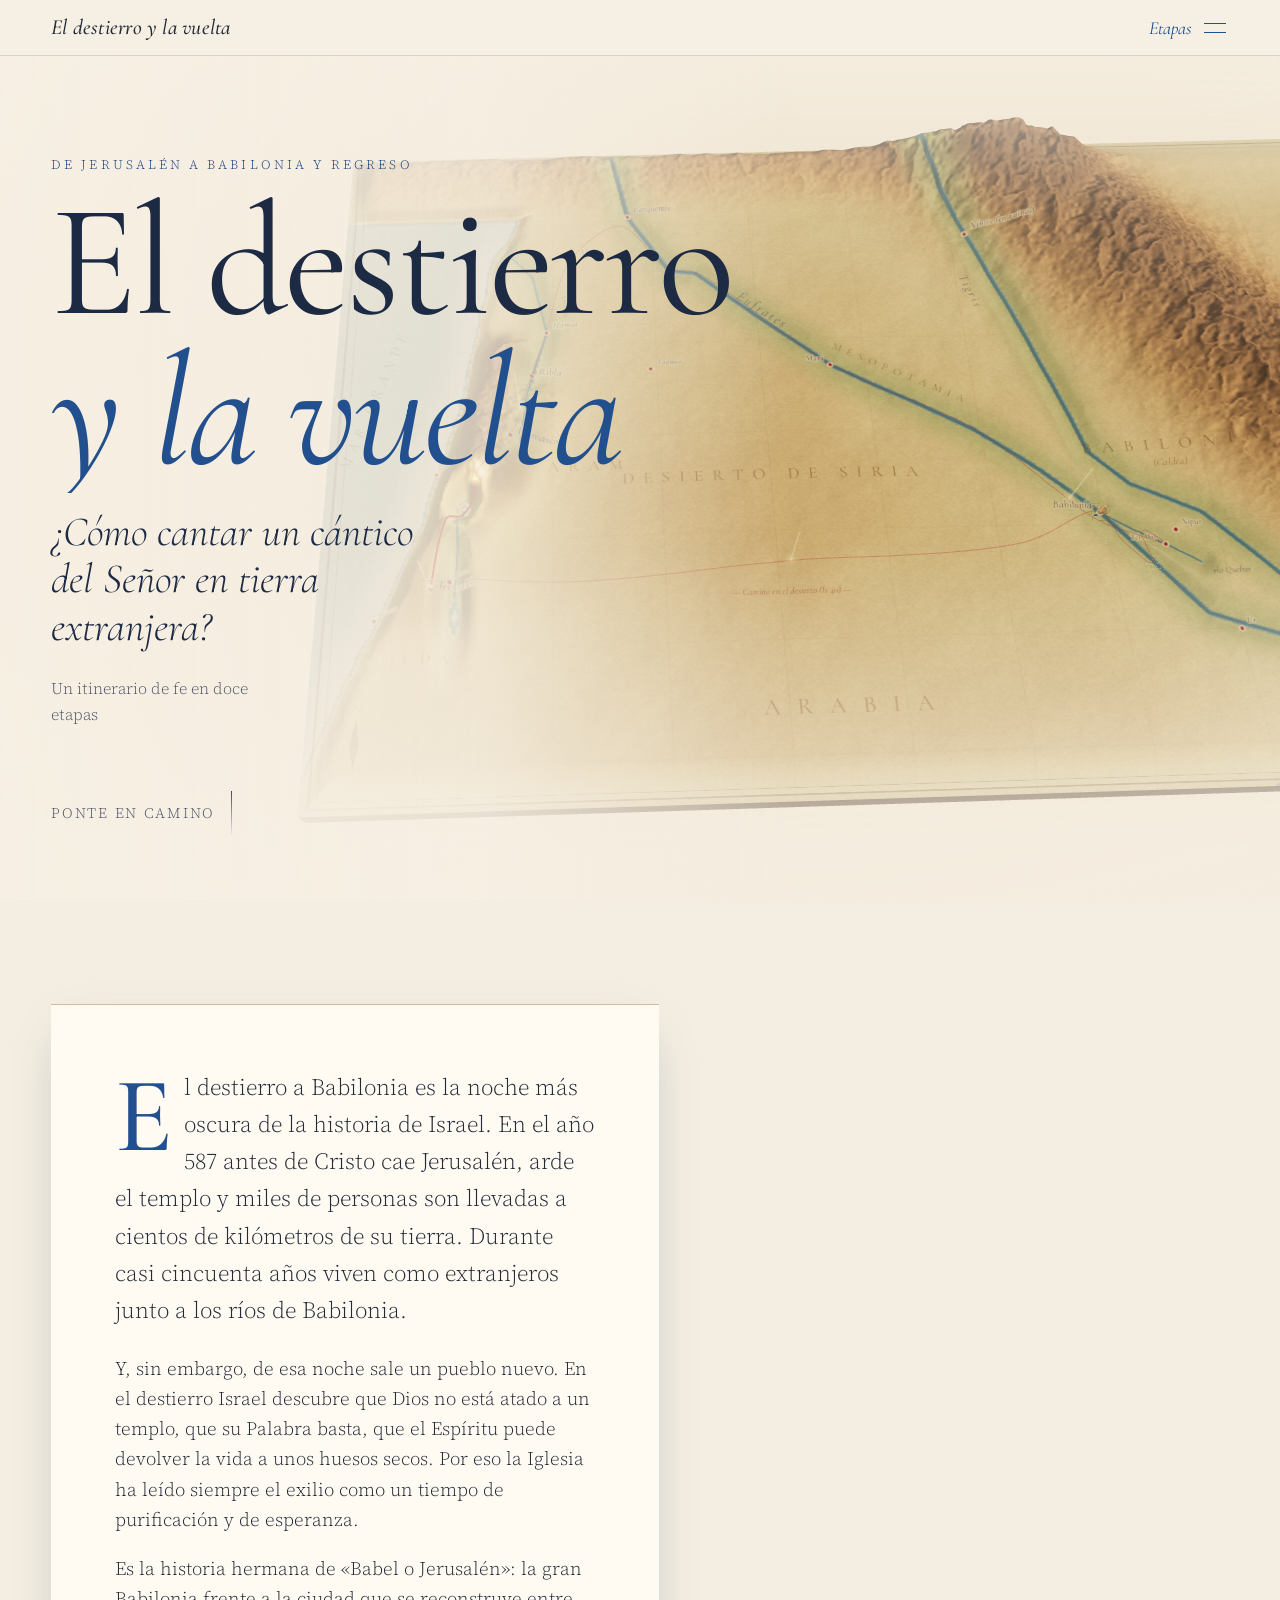
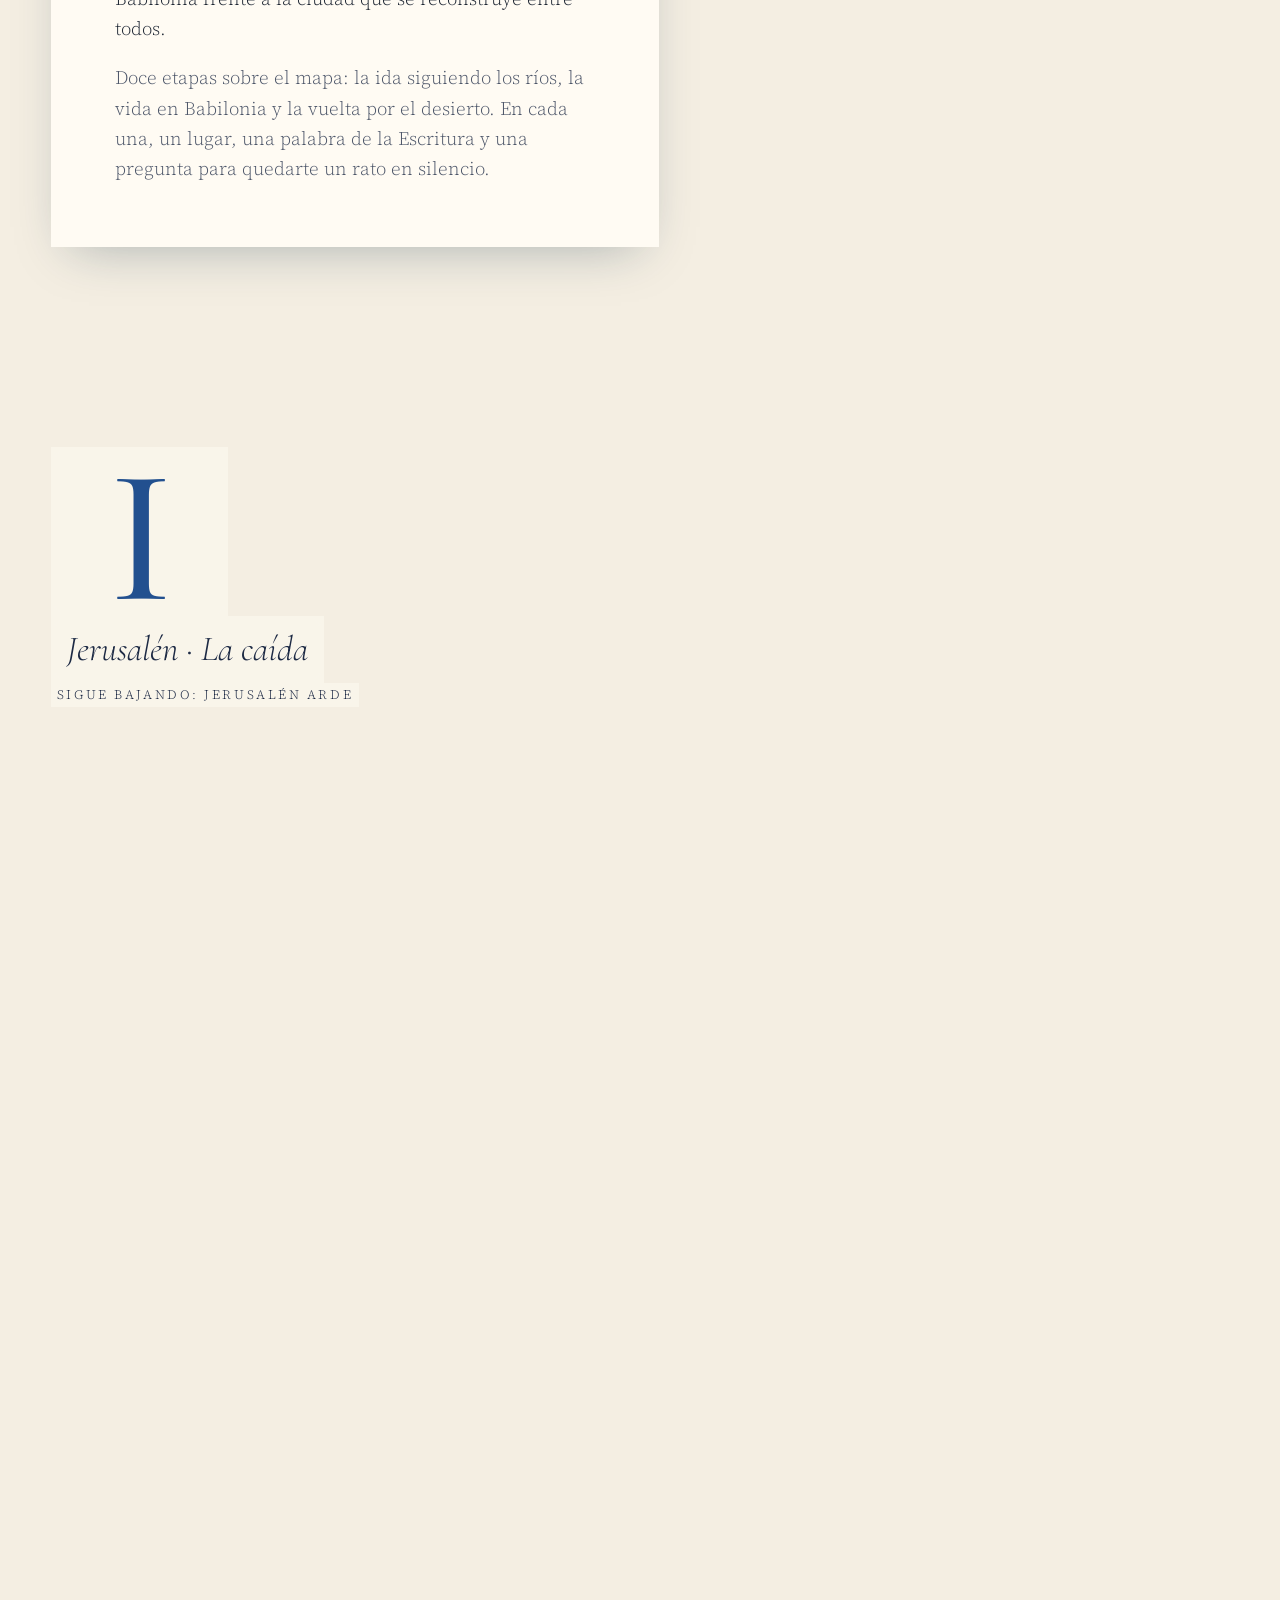
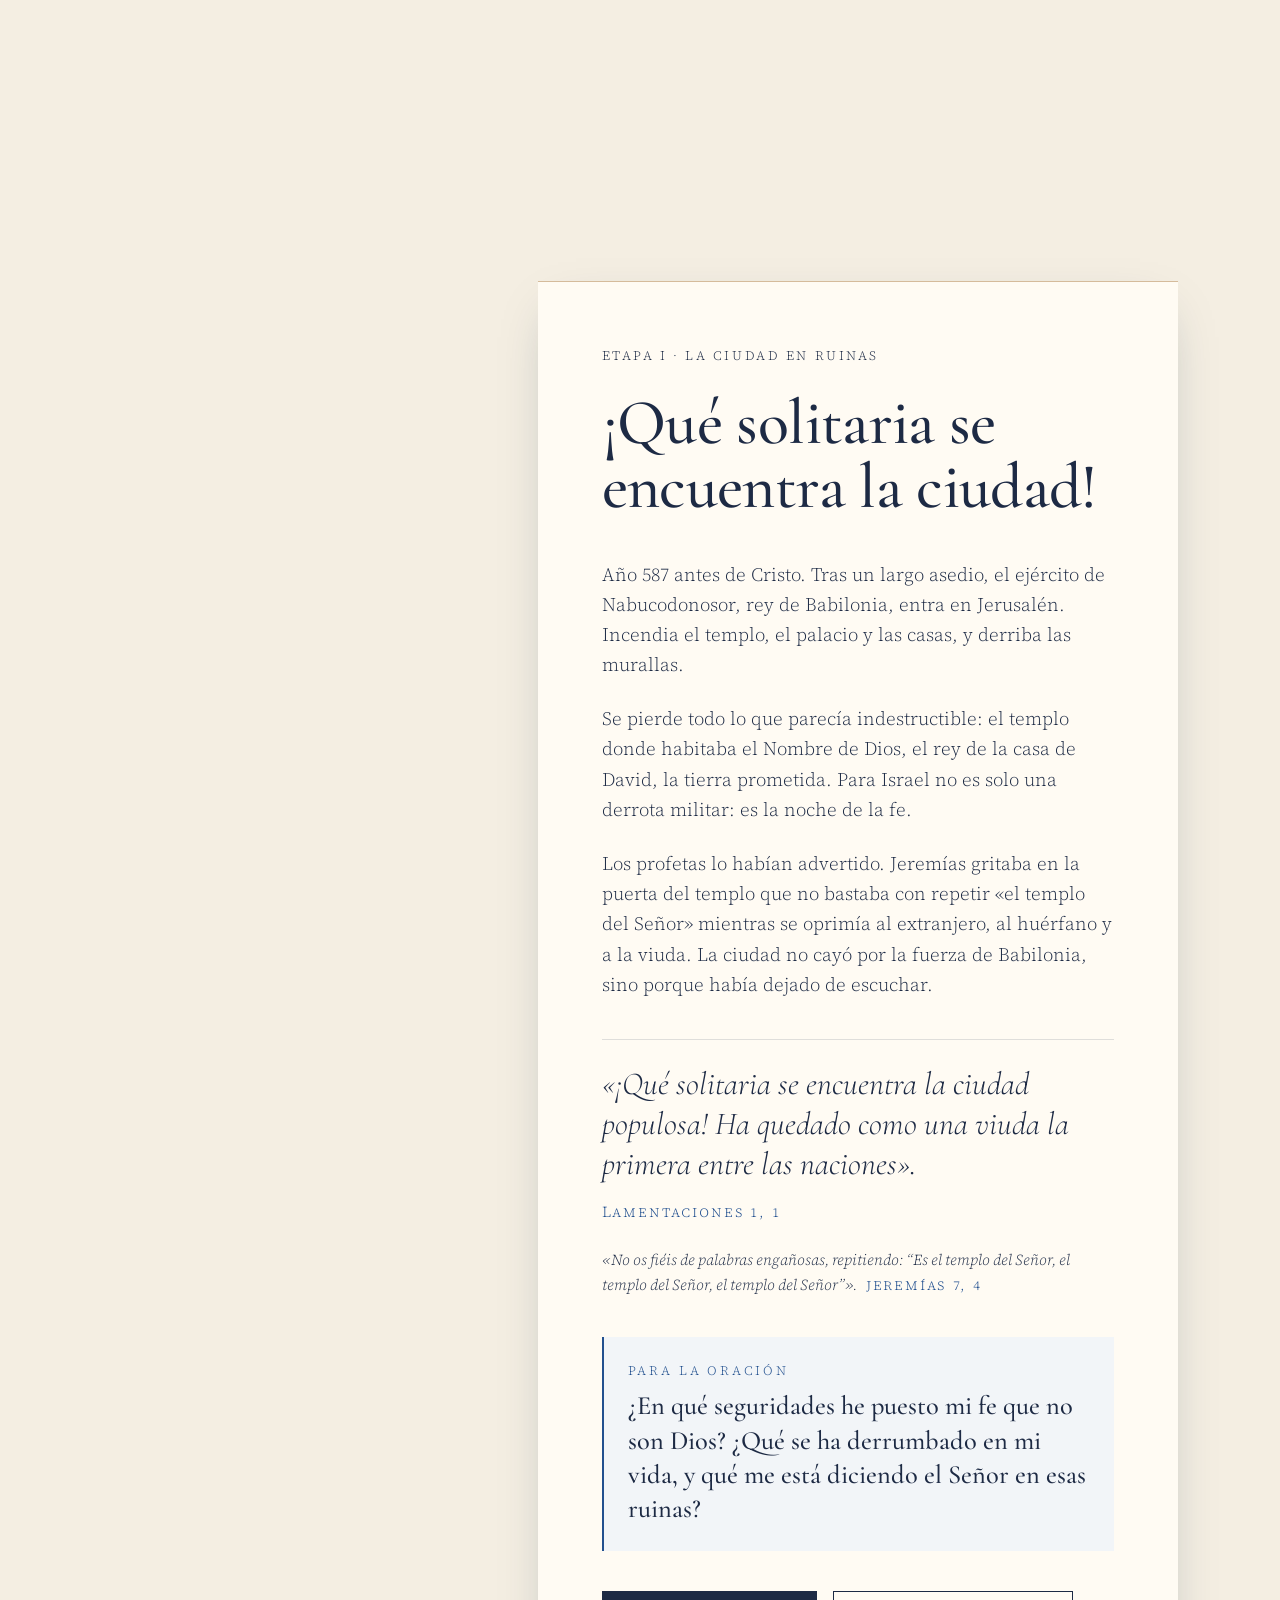
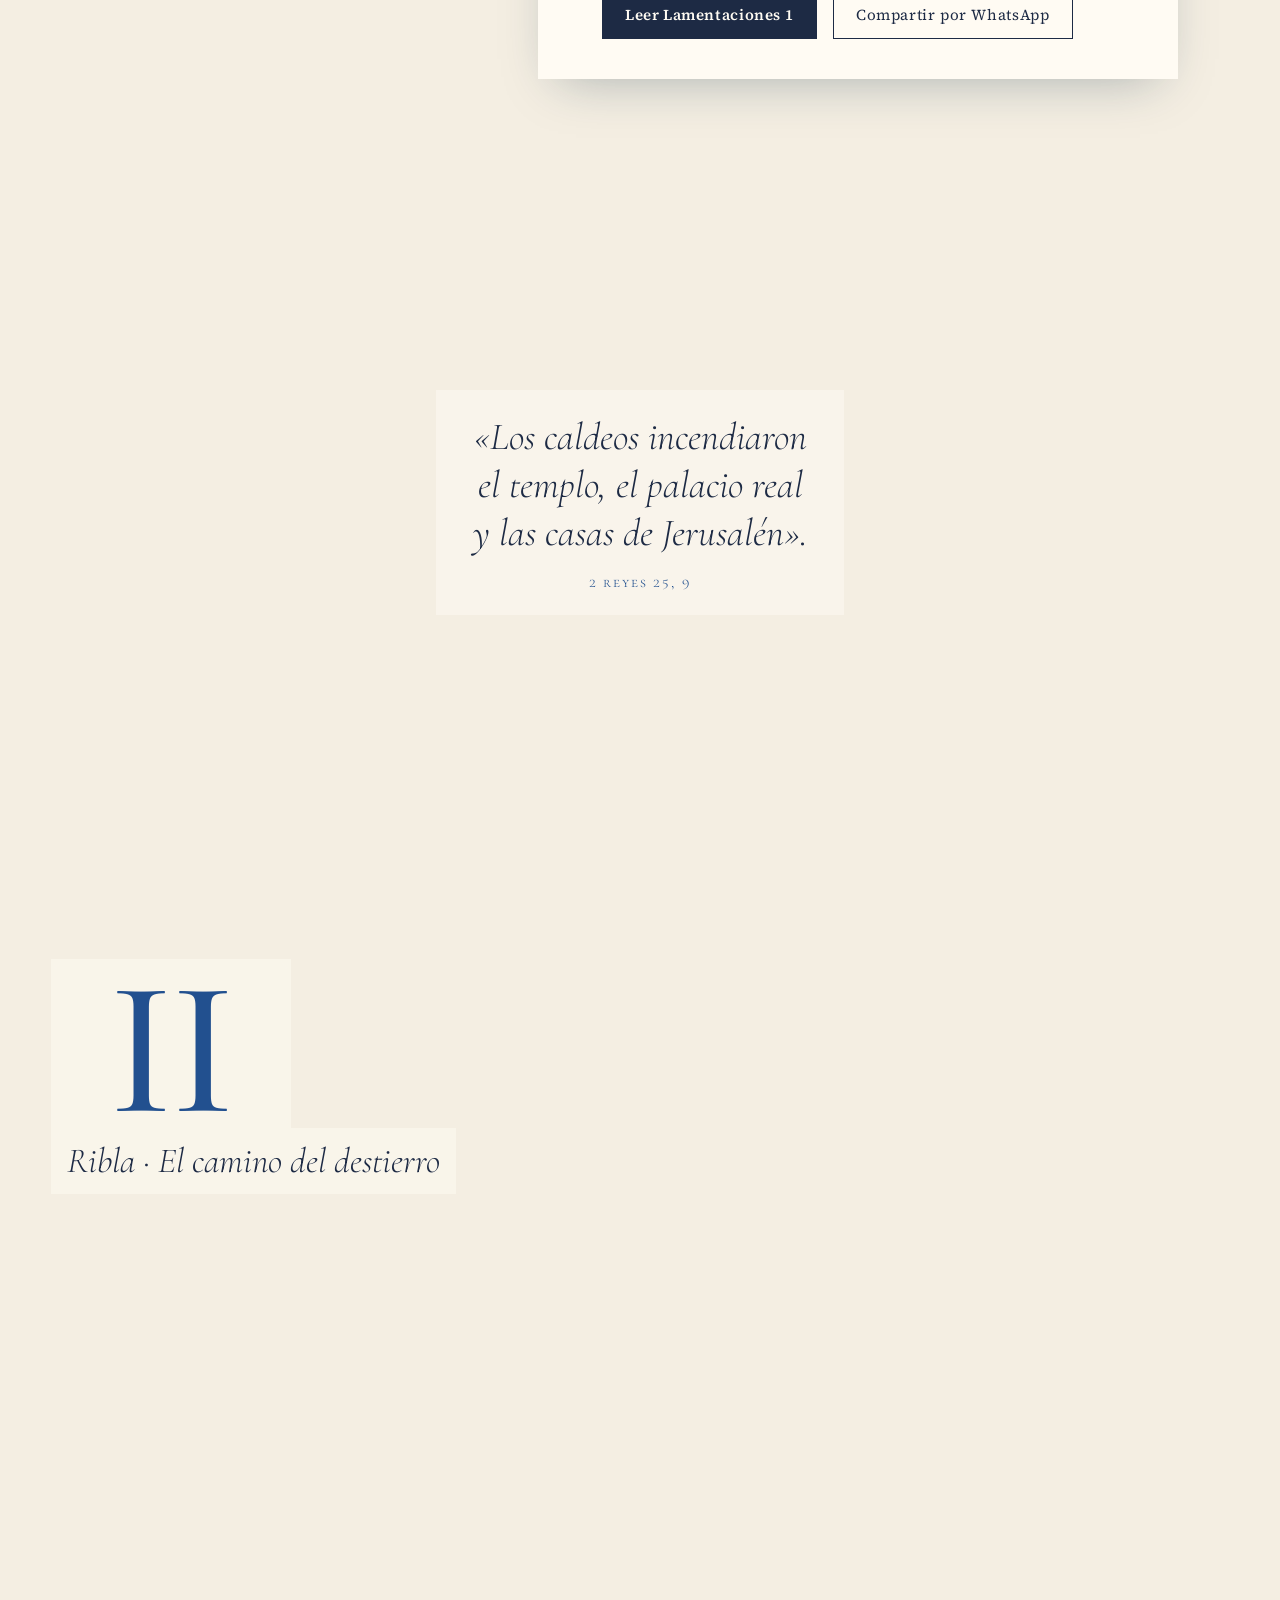
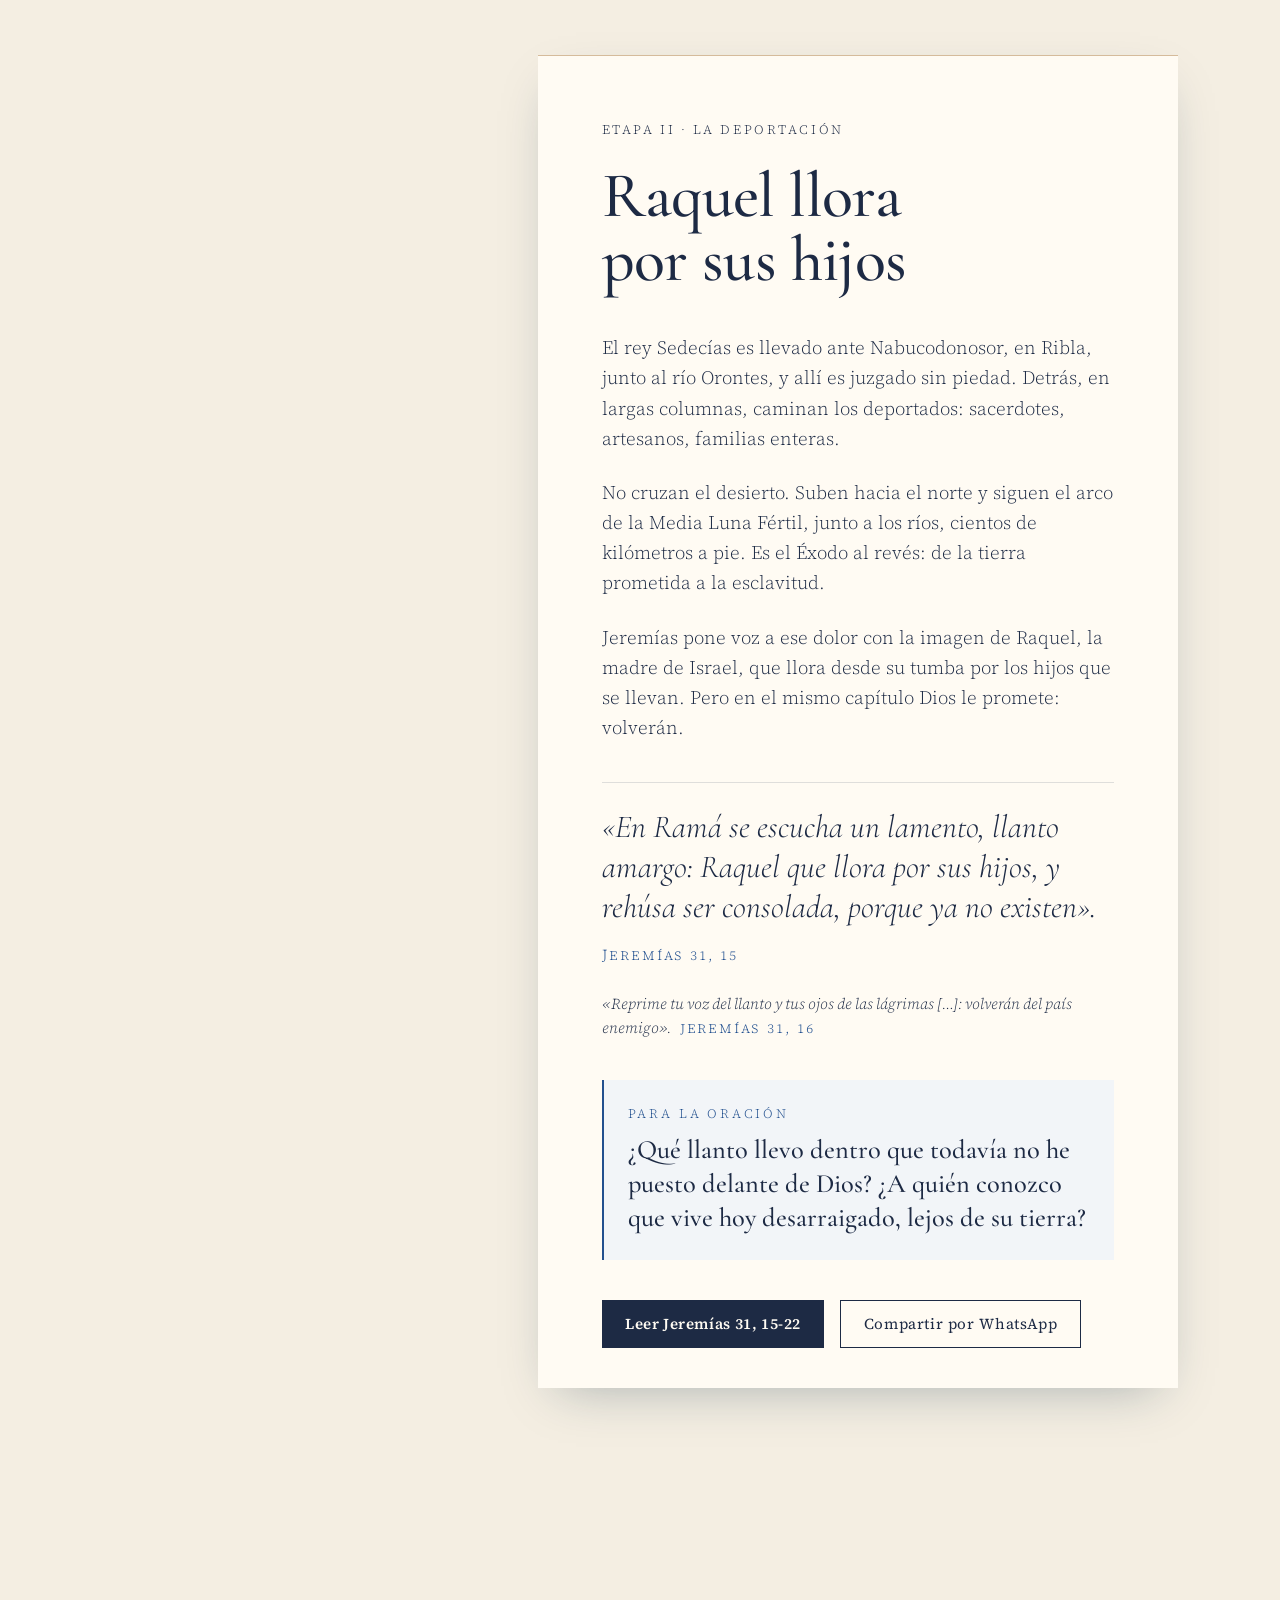
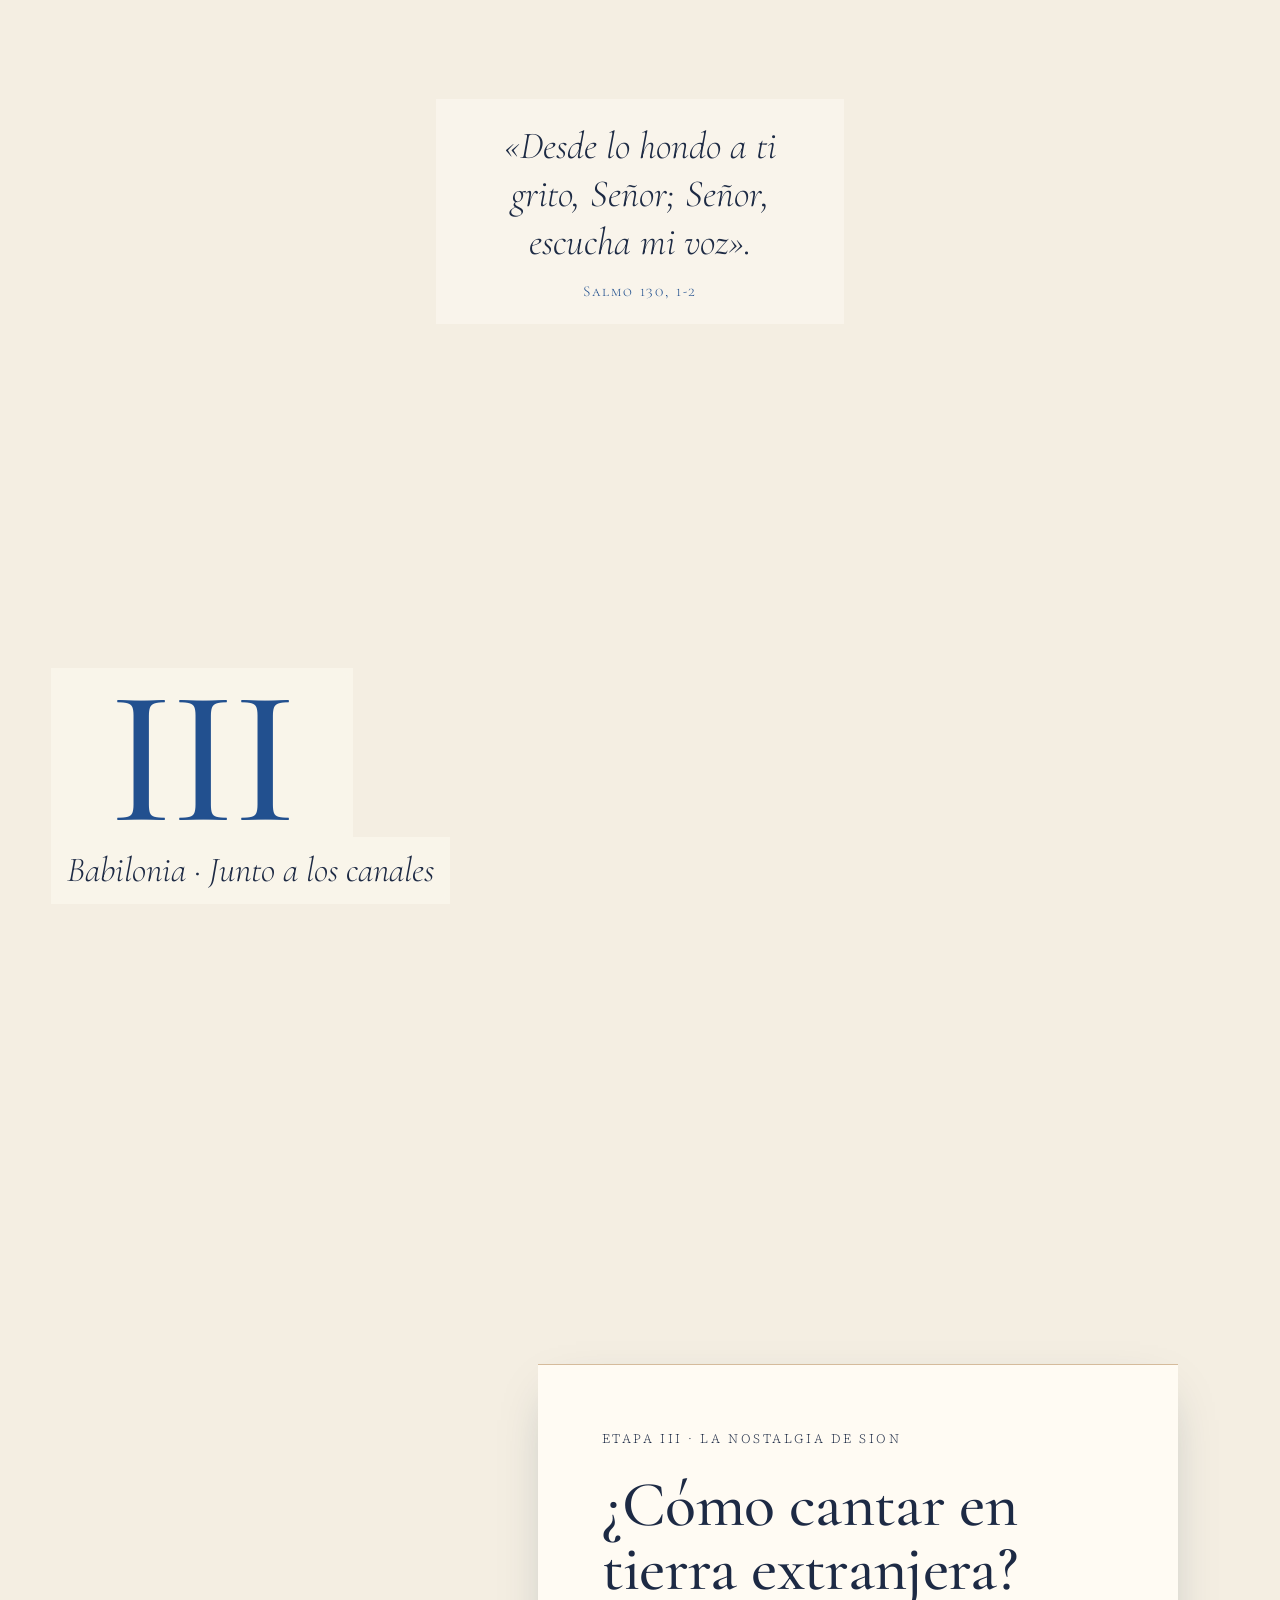
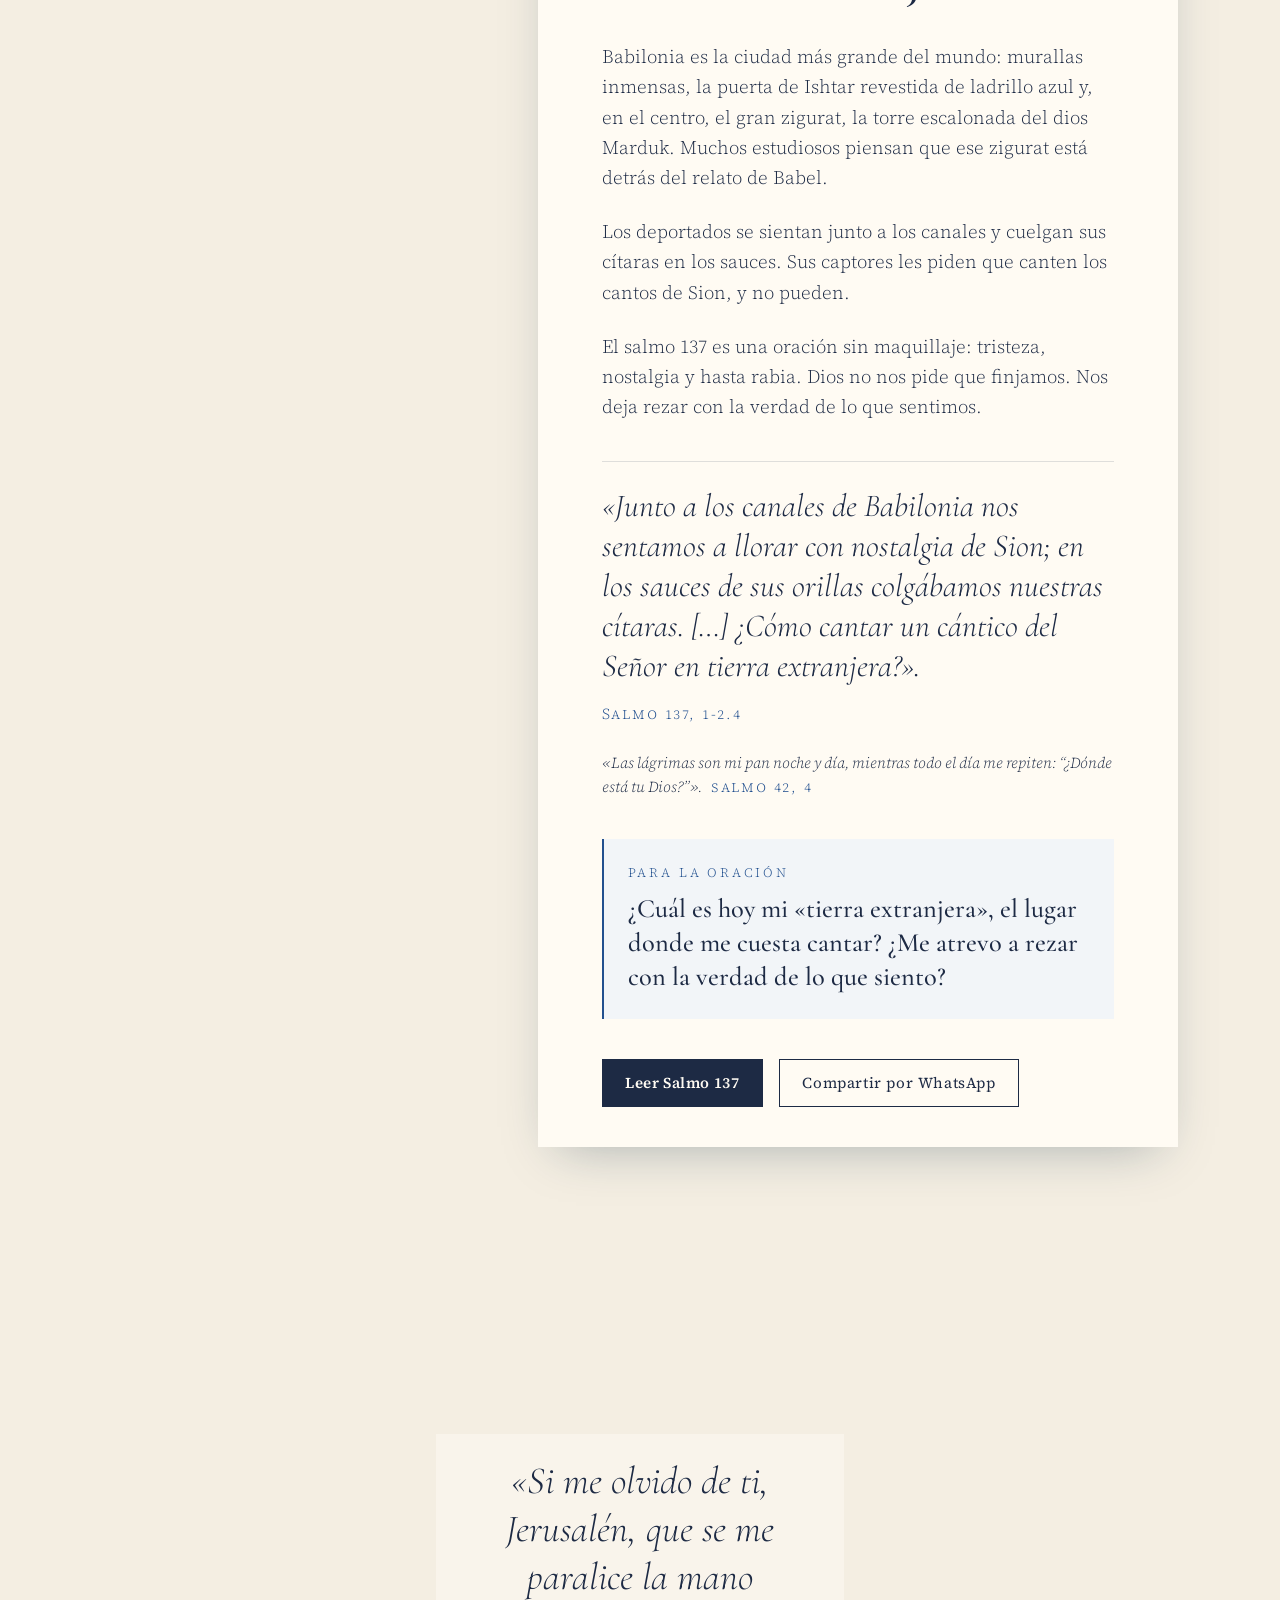
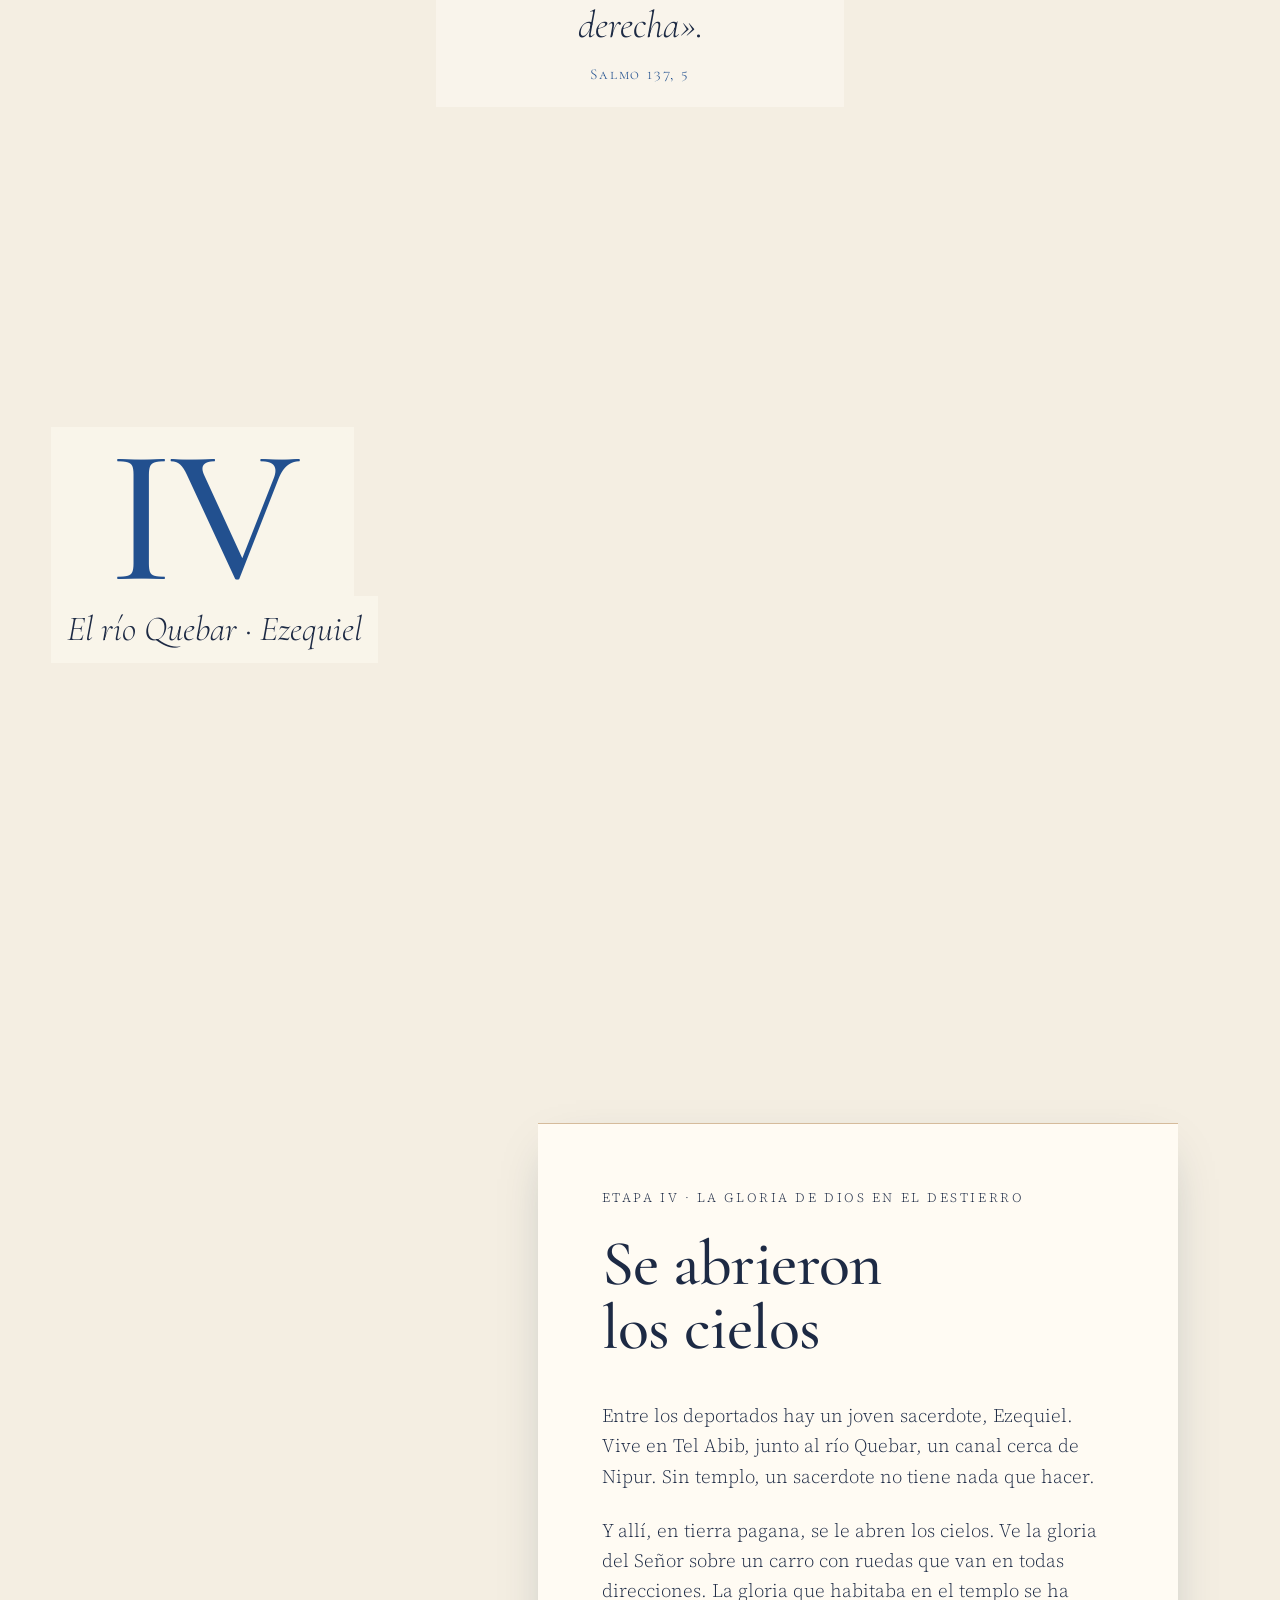
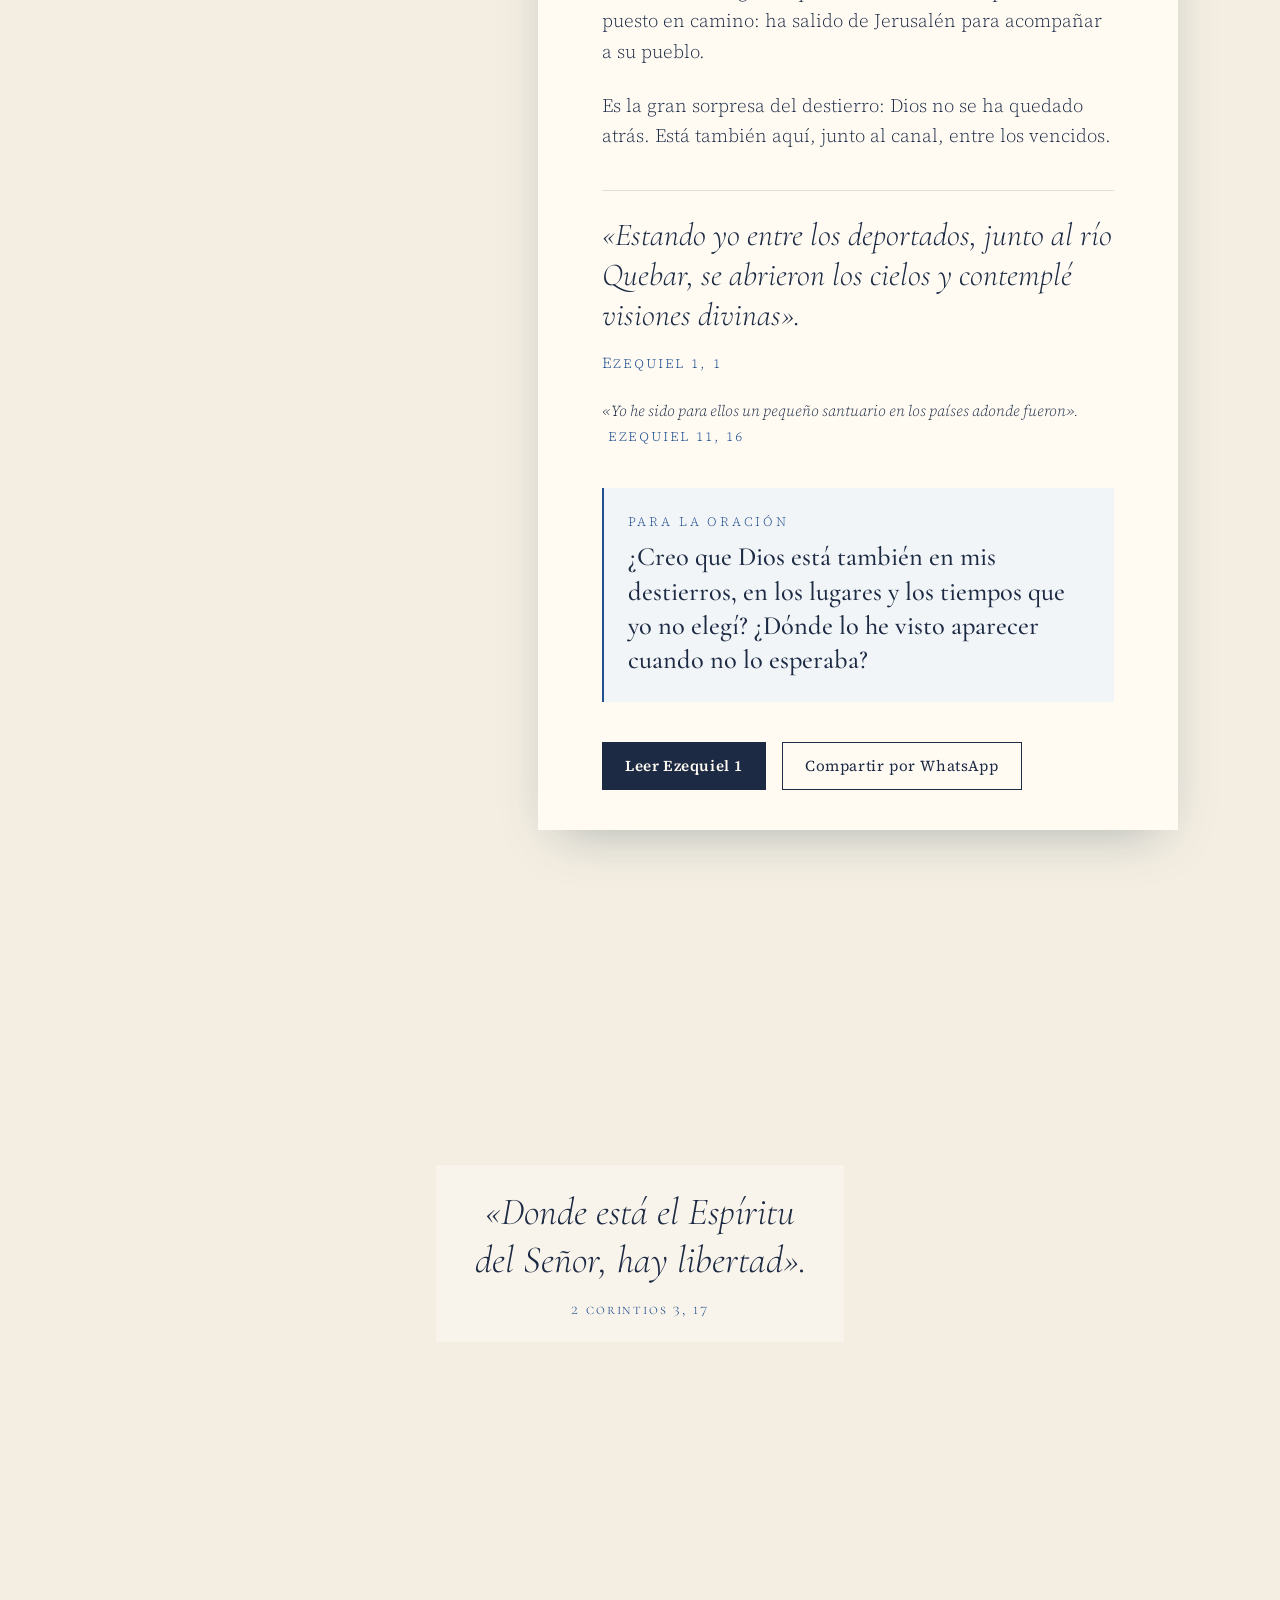
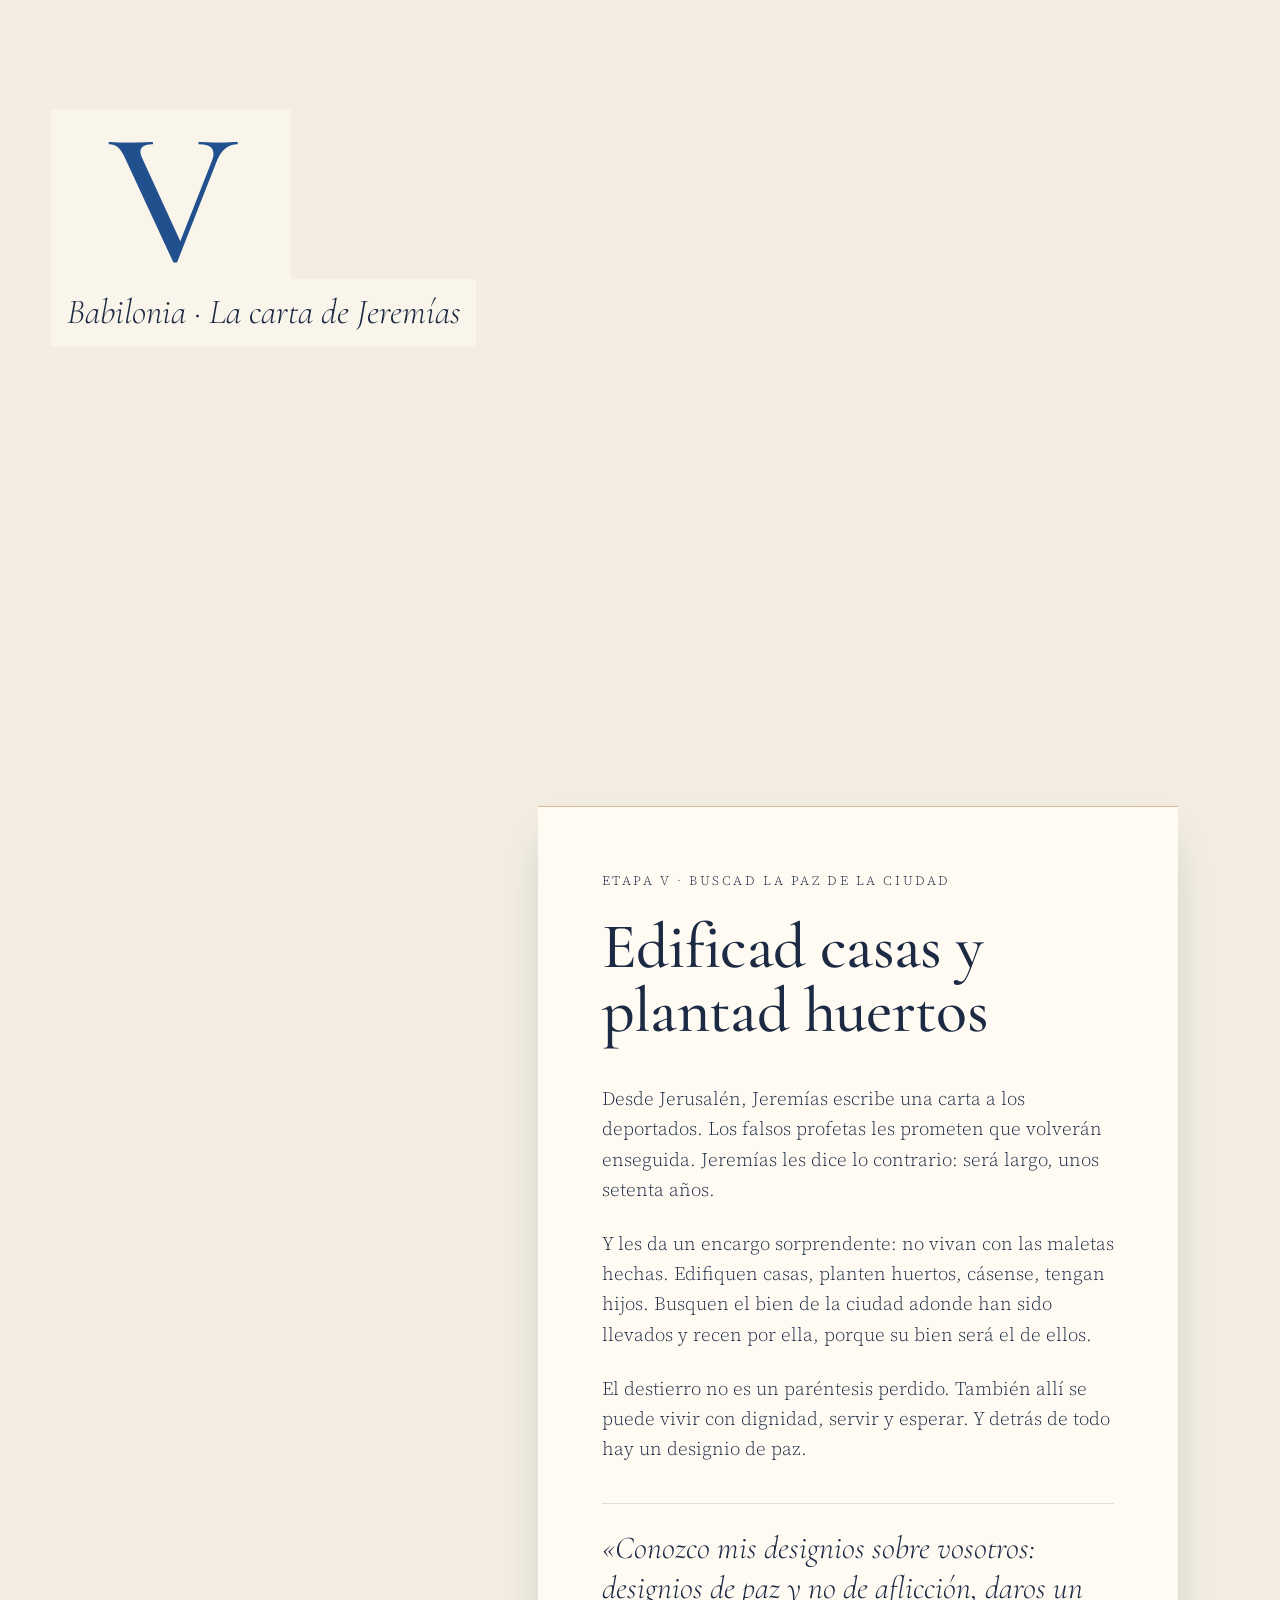
<file: index.html>
<!doctype html>
<html lang="es" data-variant="destierro" class="no-js">
<head>
<meta charset="utf-8">
<meta name="viewport" content="width=device-width, initial-scale=1, viewport-fit=cover">
<title>El destierro y la vuelta · De Jerusalén a Babilonia</title>
<meta name="description" content="Un itinerario de fe en doce etapas: la caída de Jerusalén, los ríos de Babilonia, Ezequiel y los huesos secos, Ciro, y el regreso con Esdras y Nehemías. El destierro como purificación y esperanza.">
<meta name="theme-color" content="#F4EEE2">
<meta property="og:type" content="website">
<meta property="og:title" content="El destierro y la vuelta · De Jerusalén a Babilonia">
<meta property="og:description" content="«¿Cómo cantar un cántico del Señor en tierra extranjera?» Doce etapas del destierro y la vuelta, con la Escritura y una pregunta para la oración.">
<meta property="og:image" content="og.jpg">
<meta property="og:image:width" content="1200">
<meta property="og:image:height" content="630">
<meta name="twitter:card" content="summary_large_image">
<link rel="icon" href="favicon.svg" type="image/svg+xml">
<link rel="preconnect" href="https://fonts.googleapis.com">
<link rel="preconnect" href="https://fonts.gstatic.com" crossorigin>
<link rel="stylesheet" href="https://fonts.googleapis.com/css2?family=Cormorant+Garamond:ital,wght@0,400;0,500;0,600;1,400;1,500&family=Source+Serif+4:ital,opsz,wght@0,8..60,300;0,8..60,400;0,8..60,600;1,8..60,400&display=swap">
<link rel="modulepreload" href="js/three.module.min.js">
<link rel="stylesheet" href="css/style.css">
</head>
<body>
<a class="skip" href="#prologo">Saltar al contenido</a>

<!-- Escena 3D fija (respaldo SVG si no hay WebGL) -->
<div class="stage" aria-hidden="true">
  <canvas id="mapa3d"></canvas>
  <div class="stage__fallback"><svg viewBox="0 0 200 200" class="mapa-svg"><use href="#mapa"/></svg></div>
  <div class="stage__veil"></div>
  <div class="labels" id="labels"></div>
</div>

<header class="top">
  <a class="top__brand" href="#inicio">El destierro y la vuelta</a>
  <button class="top__btn" type="button" aria-expanded="false" aria-controls="menu-etapas"><span class="top__cur" id="etapa-actual">Etapas</span><i aria-hidden="true"></i></button>
  <nav class="top__nav" id="menu-etapas" aria-label="Etapas" hidden>
    <p class="top__grp">I · El destierro</p>
    <ol>
        <li><a href="#etapa-1" data-dot="1"><span class="rn">I</span><span class="nm">La caída</span></a></li>
        <li><a href="#etapa-2" data-dot="2"><span class="rn">II</span><span class="nm">La deportación</span></a></li>
        <li><a href="#etapa-3" data-dot="3"><span class="rn">III</span><span class="nm">Los ríos de Babilonia</span></a></li>
    </ol>
    <p class="top__grp">II · En Babilonia</p>
    <ol>
        <li><a href="#etapa-4" data-dot="4"><span class="rn">IV</span><span class="nm">Ezequiel</span></a></li>
        <li><a href="#etapa-5" data-dot="5"><span class="rn">V</span><span class="nm">La carta</span></a></li>
        <li><a href="#etapa-6" data-dot="6"><span class="rn">VI</span><span class="nm">Los huesos secos</span></a></li>
        <li><a href="#etapa-7" data-dot="7"><span class="rn">VII</span><span class="nm">La Palabra</span></a></li>
        <li><a href="#etapa-8" data-dot="8"><span class="rn">VIII</span><span class="nm">Ciro</span></a></li>
    </ol>
    <p class="top__grp">III · La vuelta</p>
    <ol>
        <li><a href="#etapa-9" data-dot="9"><span class="rn">IX</span><span class="nm">Consolad</span></a></li>
        <li><a href="#etapa-10" data-dot="10"><span class="rn">X</span><span class="nm">El regreso</span></a></li>
        <li><a href="#etapa-11" data-dot="11"><span class="rn">XI</span><span class="nm">Esdras</span></a></li>
        <li><a href="#etapa-12" data-dot="12"><span class="rn">XII</span><span class="nm">Nehemías</span></a></li>
    </ol>
  </nav>
</header>

<main>
  <!-- HERO -->
  <section class="hero" id="inicio" data-cam="overview">
    <p class="eyebrow reveal">De Jerusalén a Babilonia y regreso</p>
    <h1 class="hero__title hero__title--2"><span class="line"><span>El destierro</span></span><span class="line"><span><em>y la vuelta</em></span></span></h1>
    <p class="hero__sub reveal">¿Cómo cantar un cántico del Señor en tierra extranjera?</p>
    <p class="hero__lema reveal">Un itinerario de fe en doce etapas</p>
    <a class="hero__cue" href="#prologo"><span>Ponte en camino</span><i></i></a>
  </section>

  <!-- PRÓLOGO -->
  <section class="prologo" id="prologo" data-cam="overview">
    <div class="prologo__inner">
      <p class="cap reveal"><span class="drop">E</span>l destierro a Babilonia es la noche más oscura de la historia de Israel. En el año 587 antes de Cristo cae Jerusalén, arde el templo y miles de personas son llevadas a cientos de kilómetros de su tierra. Durante casi cincuenta años viven como extranjeros junto a los ríos de Babilonia.</p>
      <p class="reveal">Y, sin embargo, de esa noche sale un pueblo nuevo. En el destierro Israel descubre que Dios no está atado a un templo, que su Palabra basta, que el Espíritu puede devolver la vida a unos huesos secos. Por eso la Iglesia ha leído siempre el exilio como un tiempo de purificación y de esperanza.</p>
      <p class="reveal">Es la historia hermana de «Babel o Jerusalén»: la gran Babilonia frente a la ciudad que se reconstruye entre todos.</p>
      <p class="reveal muted">Doce etapas sobre el mapa: la ida siguiendo los ríos, la vida en Babilonia y la vuelta por el desierto. En cada una, un lugar, una palabra de la Escritura y una pregunta para quedarte un rato en silencio.</p>
    </div>
  </section>

  <!-- ETAPA I -->
  <section class="etapa etapa--firma" id="etapa-1" data-cam="station" data-station="0">
    <div class="etapa__head etapa__head--sticky">
      <span class="etapa__rn">I</span>
      <p class="etapa__lugar">Jerusalén · La caída</p>
      <p class="etapa__hint">Sigue bajando: Jerusalén arde</p>
    </div>
    <article class="panel">
      <p class="panel__kicker">Etapa I · La ciudad en ruinas</p>
      <h2 class="panel__title">¡Qué solitaria se encuentra la ciudad!</h2>
      <p>Año 587 antes de Cristo. Tras un largo asedio, el ejército de Nabucodonosor, rey de Babilonia, entra en Jerusalén. Incendia el templo, el palacio y las casas, y derriba las murallas.</p>
      <p>Se pierde todo lo que parecía indestructible: el templo donde habitaba el Nombre de Dios, el rey de la casa de David, la tierra prometida. Para Israel no es solo una derrota militar: es la noche de la fe.</p>
      <p>Los profetas lo habían advertido. Jeremías gritaba en la puerta del templo que no bastaba con repetir «el templo del Señor» mientras se oprimía al extranjero, al huérfano y a la viuda. La ciudad no cayó por la fuerza de Babilonia, sino porque había dejado de escuchar.</p>
      <blockquote class="cita">
        <p>«¡Qué solitaria se encuentra la ciudad populosa! Ha quedado como una viuda la primera entre las naciones».</p>
        <cite>Lamentaciones 1, 1</cite>
      </blockquote>
      <p class="eco">«No os fiéis de palabras engañosas, repitiendo: “Es el templo del Señor, el templo del Señor, el templo del Señor”». <cite>Jeremías 7, 4</cite></p>
      <div class="pausa">
        <p class="pausa__label">Para la oración</p>
        <p class="pausa__q">¿En qué seguridades he puesto mi fe que no son Dios? ¿Qué se ha derrumbado en mi vida, y qué me está diciendo el Señor en esas ruinas?</p>
      </div>
      <div class="acciones">
        <a class="btn" href="https://www.biblegateway.com/passage/?search=Lamentaciones+1&amp;version=BLP" target="_blank" rel="noopener">Leer Lamentaciones 1</a>
        <button class="btn btn--ghost" data-share="1" type="button">Compartir por WhatsApp</button>
      </div>
    </article>
  </section>

  <div class="tramo" data-cam="travel"><p class="reveal">«Los caldeos incendiaron el templo, el palacio real y las casas de Jerusalén».<cite>2 Reyes 25, 9</cite></p></div>

  <!-- ETAPA II -->
  <section class="etapa" id="etapa-2" data-cam="station" data-station="1">
    <div class="etapa__head">
      <span class="etapa__rn">II</span>
      <p class="etapa__lugar">Ribla · El camino del destierro</p>
    </div>
    <article class="panel">
      <p class="panel__kicker">Etapa II · La deportación</p>
      <h2 class="panel__title">Raquel llora por sus hijos</h2>
      <p>El rey Sedecías es llevado ante Nabucodonosor, en Ribla, junto al río Orontes, y allí es juzgado sin piedad. Detrás, en largas columnas, caminan los deportados: sacerdotes, artesanos, familias enteras.</p>
      <p>No cruzan el desierto. Suben hacia el norte y siguen el arco de la Media Luna Fértil, junto a los ríos, cientos de kilómetros a pie. Es el Éxodo al revés: de la tierra prometida a la esclavitud.</p>
      <p>Jeremías pone voz a ese dolor con la imagen de Raquel, la madre de Israel, que llora desde su tumba por los hijos que se llevan. Pero en el mismo capítulo Dios le promete: volverán.</p>
      <blockquote class="cita">
        <p>«En Ramá se escucha un lamento, llanto amargo: Raquel que llora por sus hijos, y rehúsa ser consolada, porque ya no existen».</p>
        <cite>Jeremías 31, 15</cite>
      </blockquote>
      <p class="eco">«Reprime tu voz del llanto y tus ojos de las lágrimas […]: volverán del país enemigo». <cite>Jeremías 31, 16</cite></p>
      <div class="pausa">
        <p class="pausa__label">Para la oración</p>
        <p class="pausa__q">¿Qué llanto llevo dentro que todavía no he puesto delante de Dios? ¿A quién conozco que vive hoy desarraigado, lejos de su tierra?</p>
      </div>
      <div class="acciones">
        <a class="btn" href="https://www.biblegateway.com/passage/?search=Jeremías+31%3A15-22&amp;version=BLP" target="_blank" rel="noopener">Leer Jeremías 31, 15-22</a>
        <button class="btn btn--ghost" data-share="2" type="button">Compartir por WhatsApp</button>
      </div>
    </article>
  </section>

  <div class="tramo" data-cam="travel"><p class="reveal">«Desde lo hondo a ti grito, Señor; Señor, escucha mi voz».<cite>Salmo 130, 1-2</cite></p></div>

  <!-- ETAPA III -->
  <section class="etapa" id="etapa-3" data-cam="station" data-station="2">
    <div class="etapa__head">
      <span class="etapa__rn">III</span>
      <p class="etapa__lugar">Babilonia · Junto a los canales</p>
    </div>
    <article class="panel">
      <p class="panel__kicker">Etapa III · La nostalgia de Sion</p>
      <h2 class="panel__title">¿Cómo cantar en tierra extranjera?</h2>
      <p>Babilonia es la ciudad más grande del mundo: murallas inmensas, la puerta de Ishtar revestida de ladrillo azul y, en el centro, el gran zigurat, la torre escalonada del dios Marduk. Muchos estudiosos piensan que ese zigurat está detrás del relato de Babel.</p>
      <p>Los deportados se sientan junto a los canales y cuelgan sus cítaras en los sauces. Sus captores les piden que canten los cantos de Sion, y no pueden.</p>
      <p>El salmo 137 es una oración sin maquillaje: tristeza, nostalgia y hasta rabia. Dios no nos pide que finjamos. Nos deja rezar con la verdad de lo que sentimos.</p>
      <blockquote class="cita">
        <p>«Junto a los canales de Babilonia nos sentamos a llorar con nostalgia de Sion; en los sauces de sus orillas colgábamos nuestras cítaras. […] ¿Cómo cantar un cántico del Señor en tierra extranjera?».</p>
        <cite>Salmo 137, 1-2.4</cite>
      </blockquote>
      <p class="eco">«Las lágrimas son mi pan noche y día, mientras todo el día me repiten: “¿Dónde está tu Dios?”». <cite>Salmo 42, 4</cite></p>
      <div class="pausa">
        <p class="pausa__label">Para la oración</p>
        <p class="pausa__q">¿Cuál es hoy mi «tierra extranjera», el lugar donde me cuesta cantar? ¿Me atrevo a rezar con la verdad de lo que siento?</p>
      </div>
      <div class="acciones">
        <a class="btn" href="https://www.biblegateway.com/passage/?search=Salmo+137&amp;version=BLP" target="_blank" rel="noopener">Leer Salmo 137</a>
        <button class="btn btn--ghost" data-share="3" type="button">Compartir por WhatsApp</button>
      </div>
    </article>
  </section>

  <div class="tramo" data-cam="travel"><p class="reveal">«Si me olvido de ti, Jerusalén, que se me paralice la mano derecha».<cite>Salmo 137, 5</cite></p></div>

  <!-- ETAPA IV -->
  <section class="etapa" id="etapa-4" data-cam="station" data-station="3">
    <div class="etapa__head">
      <span class="etapa__rn">IV</span>
      <p class="etapa__lugar">El río Quebar · Ezequiel</p>
    </div>
    <article class="panel">
      <p class="panel__kicker">Etapa IV · La gloria de Dios en el destierro</p>
      <h2 class="panel__title">Se abrieron los cielos</h2>
      <p>Entre los deportados hay un joven sacerdote, Ezequiel. Vive en Tel Abib, junto al río Quebar, un canal cerca de Nipur. Sin templo, un sacerdote no tiene nada que hacer.</p>
      <p>Y allí, en tierra pagana, se le abren los cielos. Ve la gloria del Señor sobre un carro con ruedas que van en todas direcciones. La gloria que habitaba en el templo se ha puesto en camino: ha salido de Jerusalén para acompañar a su pueblo.</p>
      <p>Es la gran sorpresa del destierro: Dios no se ha quedado atrás. Está también aquí, junto al canal, entre los vencidos.</p>
      <blockquote class="cita">
        <p>«Estando yo entre los deportados, junto al río Quebar, se abrieron los cielos y contemplé visiones divinas».</p>
        <cite>Ezequiel 1, 1</cite>
      </blockquote>
      <p class="eco">«Yo he sido para ellos un pequeño santuario en los países adonde fueron». <cite>Ezequiel 11, 16</cite></p>
      <div class="pausa">
        <p class="pausa__label">Para la oración</p>
        <p class="pausa__q">¿Creo que Dios está también en mis destierros, en los lugares y los tiempos que yo no elegí? ¿Dónde lo he visto aparecer cuando no lo esperaba?</p>
      </div>
      <div class="acciones">
        <a class="btn" href="https://www.biblegateway.com/passage/?search=Ezequiel+1%3A1-28&amp;version=BLP" target="_blank" rel="noopener">Leer Ezequiel 1</a>
        <button class="btn btn--ghost" data-share="4" type="button">Compartir por WhatsApp</button>
      </div>
    </article>
  </section>

  <div class="tramo" data-cam="travel"><p class="reveal">«Donde está el Espíritu del Señor, hay libertad».<cite>2 Corintios 3, 17</cite></p></div>

  <!-- ETAPA V -->
  <section class="etapa" id="etapa-5" data-cam="station" data-station="4">
    <div class="etapa__head">
      <span class="etapa__rn">V</span>
      <p class="etapa__lugar">Babilonia · La carta de Jeremías</p>
    </div>
    <article class="panel">
      <p class="panel__kicker">Etapa V · Buscad la paz de la ciudad</p>
      <h2 class="panel__title">Edificad casas y plantad huertos</h2>
      <p>Desde Jerusalén, Jeremías escribe una carta a los deportados. Los falsos profetas les prometen que volverán enseguida. Jeremías les dice lo contrario: será largo, unos setenta años.</p>
      <p>Y les da un encargo sorprendente: no vivan con las maletas hechas. Edifiquen casas, planten huertos, cásense, tengan hijos. Busquen el bien de la ciudad adonde han sido llevados y recen por ella, porque su bien será el de ellos.</p>
      <p>El destierro no es un paréntesis perdido. También allí se puede vivir con dignidad, servir y esperar. Y detrás de todo hay un designio de paz.</p>
      <blockquote class="cita">
        <p>«Conozco mis designios sobre vosotros: designios de paz y no de aflicción, daros un porvenir y una esperanza».</p>
        <cite>Jeremías 29, 11</cite>
      </blockquote>
      <p class="eco">«Buscad la prosperidad de la ciudad adonde os he deportado y rezad por ella al Señor, porque su prosperidad será la vuestra». <cite>Jeremías 29, 7</cite></p>
      <div class="pausa">
        <p class="pausa__label">Para la oración</p>
        <p class="pausa__q">¿Rezo por mi ciudad y mi barrio, aunque no sean como yo quisiera? ¿Vivo esperando que todo cambie, o siembro ya donde estoy?</p>
      </div>
      <div class="acciones">
        <a class="btn" href="https://www.biblegateway.com/passage/?search=Jeremías+29%3A1-14&amp;version=BLP" target="_blank" rel="noopener">Leer Jeremías 29, 1-14</a>
        <button class="btn btn--ghost" data-share="5" type="button">Compartir por WhatsApp</button>
      </div>
    </article>
  </section>

  <div class="tramo" data-cam="travel"><p class="reveal">«Espera en el Señor, sé valiente, ten ánimo, espera en el Señor».<cite>Salmo 27, 14</cite></p></div>

  <!-- ETAPA VI -->
  <section class="etapa etapa--firma" id="etapa-6" data-cam="station" data-station="5">
    <div class="etapa__head etapa__head--sticky">
      <span class="etapa__rn">VI</span>
      <p class="etapa__lugar">El valle de los huesos</p>
      <p class="etapa__hint">Sigue bajando: el Espíritu sopla</p>
    </div>
    <article class="panel">
      <p class="panel__kicker">Etapa VI · La esperanza muerta y el Espíritu</p>
      <h2 class="panel__title">¿Podrán revivir estos huesos?</h2>
      <p>Pasan los años y la esperanza se seca. Los deportados lo dicen así: «Nuestros huesos están secos, nuestra esperanza ha perecido».</p>
      <p>Entonces Dios lleva a Ezequiel a un valle lleno de huesos y le pregunta: «¿Podrán revivir estos huesos?». El profeta profetiza, y los huesos se juntan, se cubren de carne… pero no tienen vida. Solo cuando sopla el Espíritu, desde los cuatro vientos, se ponen en pie.</p>
      <p>No basta con reconstruir estructuras. Lo que da vida a un pueblo es el Espíritu de Dios. Es la misma promesa que se cumplirá en la Pascua y en Pentecostés.</p>
      <blockquote class="cita">
        <p>«Huesos secos, escuchad la palabra del Señor. Esto dice el Señor Dios a estos huesos: “Yo mismo traeré sobre vosotros espíritu, y viviréis”».</p>
        <cite>Ezequiel 37, 4-5</cite>
      </blockquote>
      <p class="eco">«Os daré un corazón nuevo y os infundiré un espíritu nuevo». <cite>Ezequiel 36, 26</cite></p>
      <div class="pausa">
        <p class="pausa__label">Para la oración</p>
        <p class="pausa__q">¿Qué está seco en mí, en mi familia o en mi comunidad? ¿Le pido al Espíritu que sople ahí, o ya lo doy por perdido?</p>
      </div>
      <div class="acciones">
        <a class="btn" href="https://www.biblegateway.com/passage/?search=Ezequiel+37%3A1-14&amp;version=BLP" target="_blank" rel="noopener">Leer Ezequiel 37, 1-14</a>
        <button class="btn btn--ghost" data-share="6" type="button">Compartir por WhatsApp</button>
      </div>
    </article>
  </section>

  <div class="tramo" data-cam="travel"><p class="reveal">«Lámpara es tu palabra para mis pasos, luz en mi sendero».<cite>Salmo 119, 105</cite></p></div>

  <!-- ETAPA VII -->
  <section class="etapa" id="etapa-7" data-cam="station" data-station="6">
    <div class="etapa__head">
      <span class="etapa__rn">VII</span>
      <p class="etapa__lugar">Babilonia · Sin templo, la Palabra</p>
    </div>
    <article class="panel">
      <p class="panel__kicker">Etapa VII · Un pueblo que recuerda</p>
      <h2 class="panel__title">Escucha, Israel</h2>
      <p>Sin templo, sin rey y sin tierra, Israel podría haber desaparecido, como tantos pueblos vencidos. No desapareció. En el destierro descubrió que le quedaba lo esencial: la Palabra de Dios.</p>
      <p>Las familias se reúnen para escuchar y recordar. Se guardan el sábado y las tradiciones de los padres. Muchos estudiosos piensan que en estos años se recogen y ordenan buena parte de las Escrituras.</p>
      <p>El destierro purifica la fe: ya no está atada a un edificio, sino al corazón y a la escucha. Es un anuncio de lo que Jesús dirá a la samaritana: llega la hora de adorar en espíritu y en verdad.</p>
      <blockquote class="cita">
        <p>«Escucha, Israel: El Señor es nuestro Dios, el Señor es uno solo. Amarás al Señor, tu Dios, con todo tu corazón, con toda tu alma y con todas tus fuerzas».</p>
        <cite>Deuteronomio 6, 4-5</cite>
      </blockquote>
      <p class="eco">«Se seca la hierba, se marchita la flor, pero la palabra de nuestro Dios permanece por siempre». <cite>Isaías 40, 8</cite></p>
      <div class="pausa">
        <p class="pausa__label">Para la oración</p>
        <p class="pausa__q">Cuando me faltan los apoyos de siempre, ¿qué me queda? ¿Qué lugar tiene la Palabra de Dios en mi casa?</p>
      </div>
      <div class="acciones">
        <a class="btn" href="https://www.biblegateway.com/passage/?search=Deuteronomio+6%3A4-9&amp;version=BLP" target="_blank" rel="noopener">Leer Deuteronomio 6, 4-9</a>
        <button class="btn btn--ghost" data-share="7" type="button">Compartir por WhatsApp</button>
      </div>
    </article>
  </section>

  <div class="tramo" data-cam="travel"><p class="reveal">«Al anochecer nos visita el llanto; por la mañana, el júbilo».<cite>Salmo 30, 6</cite></p></div>

  <!-- ETAPA VIII -->
  <section class="etapa" id="etapa-8" data-cam="station" data-station="7">
    <div class="etapa__head">
      <span class="etapa__rn">VIII</span>
      <p class="etapa__lugar">Babilonia · Ciro</p>
    </div>
    <article class="panel">
      <p class="panel__kicker">Etapa VIII · Dios escribe derecho</p>
      <h2 class="panel__title">Mi ungido, un rey extranjero</h2>
      <p>Año 539 antes de Cristo. Ciro, rey de los persas, entra en Babilonia casi sin combatir. El imperio que parecía eterno cae en una noche.</p>
      <p>Al año siguiente Ciro publica un decreto: los pueblos deportados pueden volver a sus tierras y reconstruir sus templos. El profeta lo llama «ungido» del Señor, aunque Ciro no conoce al Dios de Israel.</p>
      <p>Dios guía la historia también por caminos que no esperamos, y se sirve de quien menos pensamos para cumplir su promesa.</p>
      <blockquote class="cita">
        <p>«Así dice Ciro, rey de Persia: “El Señor, Dios del cielo, me ha entregado todos los reinos de la tierra y me ha encargado construirle un templo en Jerusalén de Judá”».</p>
        <cite>Esdras 1, 2</cite>
      </blockquote>
      <p class="eco">«Así dice el Señor a su ungido, a Ciro, a quien he tomado de la mano». <cite>Isaías 45, 1</cite></p>
      <div class="pausa">
        <p class="pausa__label">Para la oración</p>
        <p class="pausa__q">¿Sé reconocer la mano de Dios en personas y acontecimientos que no esperaba? ¿Qué «imperio» de mi vida creía eterno y Dios ha hecho caer para liberarme?</p>
      </div>
      <div class="acciones">
        <a class="btn" href="https://www.biblegateway.com/passage/?search=Esdras+1&amp;version=BLP" target="_blank" rel="noopener">Leer Esdras 1</a>
        <button class="btn btn--ghost" data-share="8" type="button">Compartir por WhatsApp</button>
      </div>
    </article>
  </section>

  <div class="tramo" data-cam="travel"><p class="reveal">«Los rescatados del Señor volverán, llegarán a Sion con cantos de júbilo».<cite>Isaías 35, 10</cite></p></div>

  <!-- ETAPA IX -->
  <section class="etapa" id="etapa-9" data-cam="station" data-station="8">
    <div class="etapa__head">
      <span class="etapa__rn">IX</span>
      <p class="etapa__lugar">El desierto · El camino de vuelta</p>
    </div>
    <article class="panel">
      <p class="panel__kicker">Etapa IX · Un nuevo éxodo</p>
      <h2 class="panel__title">Consolad, consolad a mi pueblo</h2>
      <p>Un profeta anónimo, el que llamamos Segundo Isaías, anuncia el final del destierro con las palabras más tiernas de la Biblia: consolad a mi pueblo, habladle al corazón.</p>
      <p>La vuelta será un nuevo Éxodo. Si el primero cruzó el mar, este cruzará el desierto: Dios abrirá un camino recto, allanará los montes, hará brotar agua en el yermo.</p>
      <p>Siglos después, Juan el Bautista se presentará como «la voz que grita en el desierto». El camino de vuelta definitivo lo abrirá Jesús.</p>
      <blockquote class="cita">
        <p>«Consolad, consolad a mi pueblo, dice vuestro Dios; hablad al corazón de Jerusalén. […] Una voz grita: “En el desierto preparadle un camino al Señor”».</p>
        <cite>Isaías 40, 1-3</cite>
      </blockquote>
      <p class="eco">«Mirad que realizo algo nuevo; ya está brotando, ¿no lo notáis? Abriré un camino en el desierto, corrientes en el yermo». <cite>Isaías 43, 19</cite></p>
      <div class="pausa">
        <p class="pausa__label">Para la oración</p>
        <p class="pausa__q">¿Qué camino quiere abrir Dios en mi desierto? ¿A quién puedo yo «hablar al corazón» y consolar esta semana?</p>
      </div>
      <div class="acciones">
        <a class="btn" href="https://www.biblegateway.com/passage/?search=Isaías+40%3A1-11&amp;version=BLP" target="_blank" rel="noopener">Leer Isaías 40, 1-11</a>
        <button class="btn btn--ghost" data-share="9" type="button">Compartir por WhatsApp</button>
      </div>
    </article>
  </section>

  <div class="tramo" data-cam="travel"><p class="reveal">«Al ir, iban llorando, llevando la semilla; al volver, vuelven cantando, trayendo sus gavillas».<cite>Salmo 126, 6</cite></p></div>

  <!-- ETAPA X -->
  <section class="etapa" id="etapa-10" data-cam="station" data-station="9">
    <div class="etapa__head">
      <span class="etapa__rn">X</span>
      <p class="etapa__lugar">Jerusalén · El regreso</p>
    </div>
    <article class="panel">
      <p class="panel__kicker">Etapa X · El altar y el templo</p>
      <h2 class="panel__title">Nos parecía soñar</h2>
      <p>No vuelven todos. Muchos se han acostumbrado a Babilonia. Un grupo, con Zorobabel y el sacerdote Josué, emprende el camino y encuentra Jerusalén en ruinas.</p>
      <p>Lo primero que levantan no son casas ni murallas: es el altar. Después ponen los cimientos del templo. Los jóvenes gritan de alegría; los ancianos que habían visto el primer templo lloran a gritos. Nadie distingue el llanto de la alegría.</p>
      <p>Volver no es regresar al pasado. Es empezar de nuevo, más pobres y más humildes, pero con Dios en el centro.</p>
      <blockquote class="cita">
        <p>«Muchos sacerdotes, levitas y cabezas de familia ancianos, que habían visto el primer templo, lloraban a gritos […], mientras otros muchos gritaban de alegría. Nadie podía distinguir los gritos de alegría del llanto».</p>
        <cite>Esdras 3, 12-13</cite>
      </blockquote>
      <p class="eco">«Cuando el Señor hizo volver a los cautivos de Sion, nos parecía soñar: la boca se nos llenaba de risas, la lengua de cantares». <cite>Salmo 126, 1-2</cite></p>
      <div class="pausa">
        <p class="pausa__label">Para la oración</p>
        <p class="pausa__q">¿Qué lloro y qué celebro de lo que Dios está reconstruyendo en mi vida? ¿Qué «altar» tendría que levantar primero?</p>
      </div>
      <div class="acciones">
        <a class="btn" href="https://www.biblegateway.com/passage/?search=Esdras+3&amp;version=BLP" target="_blank" rel="noopener">Leer Esdras 3</a>
        <button class="btn btn--ghost" data-share="10" type="button">Compartir por WhatsApp</button>
      </div>
    </article>
  </section>

  <div class="tramo" data-cam="travel"><p class="reveal">«Tus palabras eran mi gozo y la alegría de mi corazón».<cite>Jeremías 15, 16</cite></p></div>

  <!-- ETAPA XI -->
  <section class="etapa" id="etapa-11" data-cam="station" data-station="10">
    <div class="etapa__head">
      <span class="etapa__rn">XI</span>
      <p class="etapa__lugar">Jerusalén · Esdras lee la Ley</p>
    </div>
    <article class="panel">
      <p class="panel__kicker">Etapa XI · La Palabra que reconstruye</p>
      <h2 class="panel__title">La alegría del Señor es vuestra fuerza</h2>
      <p>Esdras, sacerdote y escriba, llega de Babilonia con el libro de la Ley. Todo el pueblo, hombres, mujeres y niños que ya podían entender, se reúne en la plaza ante la Puerta del Agua.</p>
      <p>Esdras lee desde el amanecer hasta el mediodía, y los levitas explican el sentido para que todos comprendan. El pueblo llora al escuchar. Pero Esdras y Nehemías les dicen: hoy es día de fiesta; comed, bebed y compartid con quien no tiene.</p>
      <p>Es la primera «liturgia de la Palabra»: escuchar juntos, comprender, convertirse y celebrar compartiendo.</p>
      <blockquote class="cita">
        <p>«No estéis tristes: la alegría del Señor es vuestra fortaleza».</p>
        <cite>Nehemías 8, 10</cite>
      </blockquote>
      <p class="eco">«Leían el libro de la ley de Dios con claridad y explicando su sentido, de modo que comprendieran la lectura». <cite>Nehemías 8, 8</cite></p>
      <div class="pausa">
        <p class="pausa__label">Para la oración</p>
        <p class="pausa__q">¿Escucho la Palabra con la comunidad o solo por mi cuenta? ¿Con quién puedo compartir mi fiesta esta semana?</p>
      </div>
      <div class="acciones">
        <a class="btn" href="https://www.biblegateway.com/passage/?search=Nehemías+8%3A1-12&amp;version=BLP" target="_blank" rel="noopener">Leer Nehemías 8, 1-12</a>
        <button class="btn btn--ghost" data-share="11" type="button">Compartir por WhatsApp</button>
      </div>
    </article>
  </section>

  <div class="tramo" data-cam="travel"><p class="reveal">«Vosotros también, como piedras vivas, entráis en la construcción de una casa espiritual».<cite>1 Pedro 2, 5</cite></p></div>

  <!-- ETAPA XII -->
  <section class="etapa etapa--firma" id="etapa-12" data-cam="station" data-station="11">
    <div class="etapa__head etapa__head--sticky">
      <span class="etapa__rn">XII</span>
      <p class="etapa__lugar">Jerusalén · Nehemías</p>
      <p class="etapa__hint">Sigue bajando: la muralla se levanta</p>
    </div>
    <article class="panel">
      <p class="panel__kicker">Etapa XII · Reconstruir juntos</p>
      <h2 class="panel__title">¡Levantémonos y construyamos!</h2>
      <p>En Susa, la capital persa, el copero del rey Artajerjes, Nehemías, se entera de que la muralla de Jerusalén sigue en ruinas. Llora, ayuna y reza. Después pide permiso al rey y se pone en camino.</p>
      <p>En Jerusalén recorre de noche las ruinas, convoca al pueblo y reparte el trabajo: cada familia levanta el tramo que tiene delante de su casa. Con una mano trabajan y con la otra sostienen el arma frente a quienes se burlan y amenazan. La muralla se termina en cincuenta y dos días.</p>
      <p>Es la imagen que el papa León XIV ha elegido para la encíclica <em>Magnifica humanitas</em>: frente a Babel, reconstruir Jerusalén entre todos, sin imponer desde arriba.</p>
      <blockquote class="cita">
        <p>«¡Levantémonos y construyamos!».</p>
        <cite>Nehemías 2, 18</cite>
      </blockquote>
      <p class="eco">«Si el Señor no construye la casa, en vano se cansan los albañiles». <cite>Salmo 127, 1</cite></p>
      <div class="pausa">
        <p class="pausa__label">Para la oración</p>
        <p class="pausa__q">¿Cuál es «mi tramo» de muralla, lo que me toca reconstruir delante de mi casa? ¿Con quién lo hago?</p>
      </div>
      <div class="acciones">
        <a class="btn" href="https://www.biblegateway.com/passage/?search=Nehemías+2%3A11-20&amp;version=BLP" target="_blank" rel="noopener">Leer Nehemías 2, 11-20</a>
        <button class="btn btn--ghost" data-share="12" type="button">Compartir por WhatsApp</button>
      </div>
    </article>
  </section>

  <!-- FINAL -->
  <section class="final" id="final" data-cam="end">
    <div class="final__inner">
      <p class="eyebrow reveal">Y ahora, tú</p>
      <h2 class="final__title reveal">Volver a casa</h2>
      <p class="reveal">El destierro no fue el final de Israel, sino su purificación. Allí aprendió que Dios camina con su pueblo, que su Palabra no se puede deportar y que solo su Espíritu devuelve la vida. Y desde allí volvió, más pobre y más libre, a reconstruir la ciudad.</p>
      <p class="reveal">Todos conocemos destierros: una enfermedad, un duelo, una crisis, un país que no es el nuestro, una fe que se ha quedado seca. El camino de vuelta no lo hacemos solos. El Señor lo abre en el desierto, y en Cristo lo ha recorrido entero por nosotros.</p>
      <p class="final__pregunta reveal">¿Dónde está hoy tu Babilonia? ¿Qué tramo de muralla te toca levantar?</p>
      <blockquote class="cita cita--final reveal"><p>«Os recogeré de entre las naciones, os reuniré de todos los países y os llevaré a vuestra tierra. […] Os daré un corazón nuevo y os infundiré un espíritu nuevo».</p><cite>Ezequiel 36, 24.26</cite></blockquote>
      <div class="acciones acciones--center">
        <a class="btn btn--ghost" href="../babel-jerusalen/">Seguir con «Babel o Jerusalén»</a>
      </div>
      <figure class="final__mapa reveal">
        <div class="mapa3d" id="mapa3d-wrap">
          <canvas id="mapa3d-final" role="img" aria-label="Mapa 3D con el camino del destierro y la vuelta y las doce etapas. Arrastra para girarlo."></canvas>
          <div class="mapa3d__labels" id="mapa3d-labels"></div>
          <svg viewBox="0 0 200 200" class="mapa-svg mapa3d__fallback" role="img" aria-labelledby="mapa-t"><title id="mapa-t">Mapa ilustrado con las doce etapas</title><use href="#mapa"/></svg>
          <p class="mapa3d__hint">Arrastra para girar · toca una etapa para ir a ella</p>
        </div>
        <div class="final__indices">
          <p class="final__grp">I · El destierro</p>
          <ol class="final__index">
          <li><a href="#etapa-1"><span class="rn">I</span> <span class="nm">La caída</span><em>La ciudad en ruinas</em></a></li>
          <li><a href="#etapa-2"><span class="rn">II</span> <span class="nm">La deportación</span><em>La deportación</em></a></li>
          <li><a href="#etapa-3"><span class="rn">III</span> <span class="nm">Los ríos de Babilonia</span><em>La nostalgia de Sion</em></a></li>
          </ol>
          <p class="final__grp">II · En Babilonia</p>
          <ol class="final__index">
          <li><a href="#etapa-4"><span class="rn">IV</span> <span class="nm">Ezequiel</span><em>La gloria de Dios en el destierro</em></a></li>
          <li><a href="#etapa-5"><span class="rn">V</span> <span class="nm">La carta</span><em>Buscad la paz de la ciudad</em></a></li>
          <li><a href="#etapa-6"><span class="rn">VI</span> <span class="nm">Los huesos secos</span><em>La esperanza muerta y el Espíritu</em></a></li>
          <li><a href="#etapa-7"><span class="rn">VII</span> <span class="nm">La Palabra</span><em>Un pueblo que recuerda</em></a></li>
          <li><a href="#etapa-8"><span class="rn">VIII</span> <span class="nm">Ciro</span><em>Dios escribe derecho</em></a></li>
          </ol>
          <p class="final__grp">III · La vuelta</p>
          <ol class="final__index">
          <li><a href="#etapa-9"><span class="rn">IX</span> <span class="nm">Consolad</span><em>Un nuevo éxodo</em></a></li>
          <li><a href="#etapa-10"><span class="rn">X</span> <span class="nm">El regreso</span><em>El altar y el templo</em></a></li>
          <li><a href="#etapa-11"><span class="rn">XI</span> <span class="nm">Esdras</span><em>La Palabra que reconstruye</em></a></li>
          <li><a href="#etapa-12"><span class="rn">XII</span> <span class="nm">Nehemías</span><em>Reconstruir juntos</em></a></li>
          </ol>
        </div>
      </figure>
      <div class="acciones acciones--center">
        <button class="btn" data-share="0" type="button">Compartir el camino por WhatsApp</button>
        <a class="btn btn--ghost" href="#inicio">Volver al inicio</a>
      </div>
    </div>
  </section>
</main>

<footer class="pie">
  <p>Itinerario de reflexión personal sobre el exilio de Babilonia (587-538 a. C.) y el regreso. La ruta del mapa es orientativa: la ida sigue el arco de la Media Luna Fértil; la vuelta, el «camino en el desierto» de Isaías 40. Textos bíblicos: Sagrada Biblia, versión oficial de la Conferencia Episcopal Española.</p>
</footer>

<!-- Mapa ilustrado (SVG reutilizable: respaldo y mapa final). Coordenadas: x,z → ×10+100 -->
<svg width="0" height="0" style="position:absolute" aria-hidden="true">
  <defs>
    <symbol id="mapa" viewBox="0 0 200 200">
      <rect width="200" height="200" fill="#e9dfcc"/>
      <image id="mapa-img" x="0" y="0" width="200" height="200" href=""/>
      <path id="ruta-svg" d="" stroke="#9b2a1c" stroke-width="1.6" stroke-dasharray="3 3" fill="none"/>
      <g id="st-svg" font-family="Cormorant Garamond, Georgia, serif" font-size="8" font-weight="600" fill="#F2EBDD" text-anchor="middle"></g>
    </symbol>
  </defs>
</svg>

<script type="module" src="js/main.js"></script>
</body>
</html>
</file>
<file: css/style.css>
/* El paso · variante pastoral «noche, oro y silencio» */
:root{
  --font-display:"Cormorant Garamond","EB Garamond",Georgia,serif;
  --font-body:"Source Serif 4","Literata",Georgia,serif;
  --step-hero:clamp(4.5rem,17vw,13rem);
  --step-h2:clamp(2.1rem,6vw,4rem);
  --step-rn:clamp(5rem,22vw,12rem);
  --step-body:clamp(1.02rem,1.05vw + .6rem,1.18rem);
  --step-small:.8rem;
  --bg:#0B0A08; --fg:#F2EBDD; --muted:#A89F8C; --accent:#C9A35B; --accent-2:#7A1F1F;
  --panel:rgba(14,12,9,.88);
  --line:color-mix(in srgb,var(--fg) 14%,transparent);
  --line-gold:color-mix(in srgb,var(--accent) 45%,transparent);
  --space-1:.5rem;--space-2:1rem;--space-3:1.5rem;--space-4:2.5rem;--space-5:4rem;--space-6:6.5rem;--space-7:10.5rem;
  --gutter:clamp(1rem,4vw,4rem); --maxw:1440px; --radius:0;
  --ease-out:cubic-bezier(.22,1,.36,1); --ease-in-out:cubic-bezier(.65,0,.35,1);
  --dur-micro:180ms; --dur-ui:380ms; --dur-reveal:1100ms;
  --top-h:3.5rem;
}
*,*::before,*::after{box-sizing:border-box}
html{scroll-behavior:smooth;-webkit-text-size-adjust:100%;background:var(--bg)}
body{margin:0;background:var(--bg);color:var(--fg);font-family:var(--font-body);font-size:var(--step-body);line-height:1.6;font-weight:300;overflow-x:hidden;-webkit-font-smoothing:antialiased}
a{color:inherit}
em{font-style:italic}
::selection{background:var(--accent);color:var(--bg)}
:focus-visible{outline:2px solid var(--accent);outline-offset:3px}
.skip{position:absolute;left:var(--space-2);top:-4rem;z-index:100;background:var(--accent);color:var(--bg);padding:var(--space-1) var(--space-2);text-decoration:none}
.skip:focus{top:var(--space-2)}

/* ---------- Escena fija ---------- */
.stage{position:fixed;inset:0;z-index:0;pointer-events:none}
.stage canvas{width:100%;height:100%;display:block;opacity:0;transition:opacity 1.6s var(--ease-out)}
.stage.is-ready canvas{opacity:1}
.stage__fallback{position:absolute;inset:0;display:none;place-items:center;background:var(--bg)}
.stage__fallback .mapa-svg{width:min(120vh,140vw);height:auto;opacity:.55}
.no-webgl .stage__fallback{display:grid}
.no-webgl .stage canvas{display:none}
.stage__veil{position:absolute;inset:0;background:
  radial-gradient(120% 85% at 50% 42%,transparent 45%,rgba(11,10,8,.8) 100%),
  linear-gradient(to bottom,rgba(11,10,8,.82),rgba(11,10,8,.25) 26%,transparent 42%,transparent 55%,rgba(11,10,8,.78) 92%)}
.labels{position:absolute;inset:0;overflow:hidden}
.lbl{position:absolute;left:0;top:0;transform:translate(-50%,-100%);font-family:var(--font-display);color:var(--fg);text-align:center;white-space:nowrap;transition:opacity var(--dur-ui) var(--ease-out);will-change:transform}
.lbl b{display:grid;place-items:center;min-width:1.9rem;height:1.9rem;padding:0 .35rem;font-weight:600;color:var(--fg);font-size:1rem;letter-spacing:.04em;border:1px solid var(--line-gold);background:rgba(11,10,8,.78)}
.lbl span{display:none;font-style:italic;font-size:.95rem;color:var(--muted)}
@media (min-width:1100px){.lbl span{display:block}}
.lbl::after{content:"";display:block;width:1px;height:1.2rem;margin:0 auto;background:linear-gradient(var(--accent),rgba(201,163,91,.2))}

/* ---------- Cabecera ---------- */
.top{position:fixed;inset:0 0 auto 0;z-index:20;height:var(--top-h);display:flex;align-items:center;justify-content:space-between;padding:0 var(--gutter);padding-top:env(safe-area-inset-top);background:linear-gradient(to bottom,rgba(11,10,8,.85),rgba(11,10,8,0))}
.top__brand{font-family:var(--font-display);font-size:1.35rem;font-weight:500;font-style:italic;text-decoration:none;letter-spacing:.01em;min-height:44px;display:flex;align-items:center}
.top__btn{display:flex;align-items:center;gap:.7rem;min-height:44px;padding:0 .2rem 0 .8rem;background:none;border:0;color:var(--fg);font-family:var(--font-display);font-size:1.15rem;font-style:italic;cursor:pointer}
.top__btn i{position:relative;width:22px;height:10px}
.top__btn i::before,.top__btn i::after{content:"";position:absolute;left:0;right:0;height:1px;background:var(--accent);transition:transform var(--dur-ui) var(--ease-out)}
.top__btn i::before{top:0}.top__btn i::after{bottom:0}
.menu-open .top__btn i::before{transform:translateY(4.5px) rotate(45deg)}
.menu-open .top__btn i::after{transform:translateY(-4.5px) rotate(-45deg)}
.top__cur{color:var(--accent)}
.top__nav{position:fixed;top:calc(var(--top-h) + env(safe-area-inset-top));right:0;left:0;max-height:calc(100svh - var(--top-h));overflow:auto;background:rgba(11,10,8,.97);border-top:1px solid var(--line-gold);padding:var(--space-2) var(--gutter) var(--space-4)}
.top__nav[hidden]{display:none}
.top__nav ol{list-style:none;margin:0 auto;padding:0;max-width:40rem}
.top__nav a{display:flex;align-items:baseline;gap:var(--space-2);min-height:52px;padding:.7rem 0;border-bottom:1px solid var(--line);text-decoration:none;font-family:var(--font-display);font-size:1.45rem;color:var(--fg);transition:color var(--dur-micro) var(--ease-out)}
.top__nav .rn{color:var(--accent);font-weight:600;min-width:3rem;font-size:1.1rem;letter-spacing:.04em}
.top__nav a:hover,.top__nav a.is-active{color:var(--accent)}
@media (min-width:900px){.top__nav{left:auto;width:26rem;border-left:1px solid var(--line-gold)}}

main{position:relative;z-index:1}

/* ---------- Hero ---------- */
.hero{min-height:100svh;display:flex;flex-direction:column;justify-content:flex-end;padding:var(--space-6) var(--gutter) var(--space-5)}
.eyebrow{font-size:var(--step-small);letter-spacing:.24em;text-transform:uppercase;color:var(--accent);margin:0 0 var(--space-2)}
.hero__title{font-family:var(--font-display);font-weight:400;font-size:var(--step-hero);line-height:.88;letter-spacing:-.02em;margin:0;text-shadow:0 2px 30px rgba(0,0,0,.85),0 0 80px rgba(0,0,0,.6)}
.line{display:block;overflow:hidden;padding-bottom:.06em}
.line>span{display:block;transform:translateY(105%);transition:transform 1.4s var(--ease-out) .2s}
.is-loaded .line>span{transform:none}
.hero__sub{font-family:var(--font-display);font-style:italic;font-size:clamp(1.5rem,4.5vw,2.6rem);margin:var(--space-2) 0 var(--space-5);color:var(--fg);max-width:22ch;line-height:1.15}
.hero__cue{display:inline-flex;align-items:center;gap:var(--space-2);min-height:44px;text-decoration:none;color:var(--muted);font-size:.9rem;letter-spacing:.12em;text-transform:uppercase;align-self:flex-start}
.hero__cue i{display:block;width:1px;height:2.8rem;background:linear-gradient(var(--accent),transparent);animation:cue 2.6s var(--ease-in-out) infinite;transform-origin:top}
@keyframes cue{0%{transform:scaleY(0);opacity:1}60%{transform:scaleY(1);opacity:1}100%{transform:scaleY(1);opacity:0}}

/* ---------- Prólogo ---------- */
.prologo{min-height:100svh;display:flex;align-items:center;padding:var(--space-6) var(--gutter)}
.prologo__inner{max-width:38rem;background:var(--panel);padding:var(--space-4) var(--space-3);border-top:1px solid var(--line-gold)}
.cap{font-size:clamp(1.15rem,1.4vw + .6rem,1.45rem);line-height:1.6;margin:0 0 var(--space-3)}
.drop{float:left;font-family:var(--font-display);font-size:4.6em;line-height:.78;margin:.06em .1em 0 0;color:var(--accent);font-weight:500}
.muted{color:var(--muted);margin:0}

/* ---------- Etapas ---------- */
.etapa{position:relative;padding:0 var(--gutter) var(--space-5)}
.etapa__head{min-height:88svh;display:flex;flex-direction:column;justify-content:flex-start;padding-top:calc(var(--top-h) + var(--space-4))}
.etapa__rn{font-family:var(--font-display);font-size:var(--step-rn);line-height:.8;font-weight:500;color:var(--accent);letter-spacing:-.01em;text-shadow:0 4px 40px rgba(0,0,0,.7)}
.etapa__lugar{font-family:var(--font-display);font-style:italic;font-size:clamp(1.4rem,4vw,2.2rem);margin:var(--space-1) 0 0;text-shadow:0 2px 20px rgba(0,0,0,.8)}
.etapa__hint{margin:var(--space-3) 0 0;font-size:var(--step-small);letter-spacing:.2em;text-transform:uppercase;color:var(--muted)}
.etapa--firma .etapa__head{min-height:170svh}
.etapa__head--sticky>*{position:sticky;top:calc(var(--top-h) + var(--space-4))}
.etapa__head--sticky .etapa__lugar{top:calc(var(--top-h) + var(--space-4) + var(--step-rn)*.85)}
.etapa__head--sticky .etapa__hint{top:calc(var(--top-h) + var(--space-4) + var(--step-rn)*.85 + 3rem)}

.panel{position:relative;max-width:40rem;background:var(--panel);padding:var(--space-4) var(--space-3) var(--space-4);border-top:1px solid var(--line-gold);-webkit-backdrop-filter:blur(6px);backdrop-filter:blur(6px)}
@media (min-width:900px){
  .panel{margin-left:auto;margin-right:4vw;padding:var(--space-5) var(--space-5) var(--space-4)}
  .prologo__inner{padding:var(--space-5)}
}
.panel__kicker{font-size:var(--step-small);letter-spacing:.2em;text-transform:uppercase;color:var(--accent);margin:0 0 var(--space-2)}
.panel__title{font-family:var(--font-display);font-weight:500;font-size:var(--step-h2);line-height:1;letter-spacing:-.01em;margin:0 0 var(--space-4);text-wrap:balance}
.panel>p{margin:0 0 var(--space-3);max-width:65ch;color:color-mix(in srgb,var(--fg) 92%,var(--muted))}
.cita{margin:var(--space-4) 0 var(--space-3);padding:var(--space-3) 0 0;border-top:1px solid var(--line)}
.cita p{font-family:var(--font-display);font-style:italic;font-size:clamp(1.45rem,2.4vw + .5rem,2rem);line-height:1.25;margin:0 0 var(--space-2);color:var(--fg)}
.cita cite,.eco cite,.tramo cite{display:block;font-style:normal;font-variant:small-caps;letter-spacing:.12em;font-size:.95rem;color:var(--accent);text-transform:lowercase}
.cita cite::first-letter,.eco cite::first-letter,.tramo cite::first-letter{text-transform:uppercase}
.eco{font-size:.95rem;color:var(--muted);font-style:italic;margin:0 0 var(--space-4)}
.eco cite{display:inline;margin-left:.4em}
.pausa{margin:var(--space-4) 0;padding:var(--space-3) var(--space-3);border-left:2px solid var(--accent);background:color-mix(in srgb,var(--accent) 7%,transparent)}
.pausa__label{margin:0 0 var(--space-1);font-size:var(--step-small);letter-spacing:.22em;text-transform:uppercase;color:var(--accent)}
.pausa__q{margin:0;font-family:var(--font-display);font-size:clamp(1.3rem,1.8vw + .5rem,1.65rem);line-height:1.3;font-weight:500}

.acciones{display:flex;flex-wrap:wrap;gap:var(--space-2);margin-top:var(--space-3)}
.acciones--center{justify-content:center}
.btn{display:inline-flex;align-items:center;justify-content:center;min-height:48px;padding:0 1.4rem;font:inherit;font-size:.95rem;letter-spacing:.04em;background:var(--accent);color:var(--bg);border:1px solid var(--accent);border-radius:var(--radius);text-decoration:none;cursor:pointer;font-weight:600;transition:background var(--dur-micro) var(--ease-out),color var(--dur-micro) var(--ease-out)}
.btn:hover{background:#d8b672}
.btn--ghost{background:transparent;color:var(--fg);border-color:var(--line-gold);font-weight:400}
.btn--ghost:hover{background:color-mix(in srgb,var(--accent) 14%,transparent);color:var(--fg)}

/* ---------- Tramos (respiro entre etapas) ---------- */
.tramo{min-height:80svh;display:flex;align-items:center;justify-content:center;padding:var(--space-5) var(--gutter);text-align:center}
.tramo p{font-family:var(--font-display);font-style:italic;font-size:clamp(1.4rem,3.2vw,2.4rem);line-height:1.25;max-width:24ch;margin:0;text-shadow:0 2px 24px rgba(0,0,0,.9)}
.tramo cite{margin-top:var(--space-2)}

/* ---------- Final ---------- */
.final{min-height:100svh;padding:var(--space-6) var(--gutter);display:flex;align-items:center}
.final__inner{width:100%;max-width:62rem;margin:0 auto;background:var(--panel);padding:var(--space-5) var(--space-3);border-top:1px solid var(--line-gold);text-align:center}
.final__title{font-family:var(--font-display);font-weight:400;font-size:clamp(3rem,10vw,7rem);line-height:.9;letter-spacing:-.02em;margin:0 0 var(--space-3)}
.final__inner>p{max-width:36rem;margin:0 auto var(--space-4)}
.final__mapa{margin:var(--space-4) auto;display:grid;gap:var(--space-3);align-items:center;max-width:52rem}
.final__mapa .mapa-svg{width:100%;max-width:26rem;margin:0 auto;aspect-ratio:1;border:1px solid var(--line)}
.final__index{list-style:none;margin:0;padding:0;text-align:left}
.final__index a{display:flex;align-items:baseline;gap:var(--space-2);min-height:48px;padding:.6rem 0;border-bottom:1px solid var(--line);text-decoration:none;font-family:var(--font-display);font-size:1.3rem;transition:color var(--dur-micro) var(--ease-out)}
.final__index a:hover{color:var(--accent)}
.final__index .rn{color:var(--accent);font-weight:600;min-width:2.6rem}
.final__index em{color:var(--muted);font-size:1rem;margin-left:.2em}
.final__index a{font-size:1.2rem}
.cita--final{max-width:34rem;margin:var(--space-4) auto}
@media (min-width:800px){.final__mapa{grid-template-columns:1fr 1fr}.final__inner{padding:var(--space-6) var(--space-5)}}

/* ---------- Pie ---------- */
.pie{position:relative;z-index:1;background:var(--bg);border-top:1px solid var(--line);padding:var(--space-4) var(--gutter) calc(var(--space-4) + env(safe-area-inset-bottom));font-size:.85rem;color:var(--muted);text-align:center}
.pie p{margin:0 auto var(--space-1);max-width:46rem}
.pie__firma{font-family:var(--font-display);font-size:1.2rem;color:var(--fg)}

/* ---------- Revelados ---------- */
.reveal{opacity:0;transform:translateY(24px);transition:opacity var(--dur-reveal) var(--ease-out),transform var(--dur-reveal) var(--ease-out)}
.reveal.is-in{opacity:1;transform:none}
.no-js .reveal{opacity:1;transform:none}

@media (prefers-reduced-motion:reduce){
  html{scroll-behavior:auto}
  .reveal,.line>span{transition:opacity 150ms linear;transform:none}
  .hero__cue i{animation:none}
}

/* ---------- 404 ---------- */
.nf{min-height:100svh;display:grid;place-items:center;text-align:center;padding:var(--gutter)}
.nf h1{font-family:var(--font-display);font-weight:400;font-size:clamp(3rem,12vw,8rem);line-height:.9;margin:0 0 var(--space-3)}
.nf p{max-width:30rem;margin:0 auto var(--space-4);color:var(--muted)}

/* ---------- Mapa 3D final ---------- */
.mapa3d{position:relative;width:100%;max-width:34rem;margin:0 auto;aspect-ratio:1;border:1px solid var(--line);background:#0B0A08;overflow:hidden;touch-action:pan-y;cursor:grab;user-select:none;-webkit-user-select:none}
.mapa3d.is-drag{cursor:grabbing}
.mapa3d canvas{position:absolute;inset:0;width:100%;height:100%;display:block}
.mapa3d__fallback{display:none;position:absolute;inset:0;width:100%;height:100%}
.no-webgl .mapa3d__fallback{display:block}
.no-webgl .mapa3d canvas,.no-webgl .mapa3d__hint,.no-webgl .mapa3d__labels{display:none}
.mapa3d__labels{position:absolute;inset:0;pointer-events:none}
.m3l{position:absolute;left:0;top:0;display:grid;place-items:center;min-width:44px;min-height:44px;margin:-22px 0 0 -22px;font-family:var(--font-display);font-weight:600;font-size:1rem;color:var(--fg);text-decoration:none;pointer-events:auto;text-shadow:0 1px 8px rgba(0,0,0,.9);will-change:transform;transition:color var(--dur-micro) var(--ease-out)}
.m3l span{display:grid;place-items:center;min-width:1.9rem;height:1.9rem;padding:0 .35rem;border:1px solid var(--line-gold);background:rgba(11,10,8,.72)}
.m3l:hover span,.m3l:focus-visible span{background:var(--accent);color:var(--bg)}
.mapa3d__hint{position:absolute;left:0;right:0;bottom:0;margin:0;padding:.6rem;font-size:.72rem;letter-spacing:.16em;text-transform:uppercase;color:var(--muted);background:linear-gradient(transparent,rgba(11,10,8,.85));pointer-events:none}
@media (min-width:800px){.final__mapa{grid-template-columns:1.25fr 1fr}}
.final__index a{display:grid;grid-template-columns:2.8rem 1fr;align-items:baseline;column-gap:var(--space-1)}
.final__index em{grid-column:2;margin:0;line-height:1.3}
.final__index em{margin-top:-.15rem}

/* ---------- Segunda parte ---------- */
.parte{min-height:110svh;display:flex;align-items:center;padding:var(--space-6) var(--gutter)}
.parte__inner{max-width:40rem;margin:0 auto;background:var(--panel);padding:var(--space-5) var(--space-3);border-top:1px solid var(--line-gold);border-bottom:1px solid var(--line-gold);text-align:center}
.parte__title{font-family:var(--font-display);font-weight:400;font-size:clamp(3rem,11vw,7rem);line-height:.9;letter-spacing:-.02em;margin:0}
.parte__sub{font-family:var(--font-display);font-style:italic;font-size:clamp(1.4rem,4vw,2.2rem);color:var(--accent);margin:var(--space-2) 0 var(--space-4)}
.parte__inner>p:not(.eyebrow):not(.parte__sub){max-width:34rem;margin:0 auto var(--space-3)}
.cumple{display:flex;flex-wrap:wrap;align-items:center;gap:.5rem;margin:0 0 var(--space-3)}
.cumple__label{width:100%;font-size:var(--step-small);letter-spacing:.2em;text-transform:uppercase;color:var(--muted)}
.cumple a{display:inline-flex;align-items:center;gap:.4rem;min-height:40px;padding:0 .8rem;border:1px solid var(--line-gold);text-decoration:none;font-family:var(--font-display);font-size:1.05rem;transition:background var(--dur-micro) var(--ease-out)}
.cumple a .rn{color:var(--accent);font-weight:600}
.cumple a:hover{background:color-mix(in srgb,var(--accent) 14%,transparent)}
.top__grp,.final__grp{margin:var(--space-3) auto var(--space-1);max-width:40rem;font-size:var(--step-small);letter-spacing:.22em;text-transform:uppercase;color:var(--accent)}
.final__grp{text-align:left}
.final__grp:first-child{margin-top:0}
.final__pregunta{font-family:var(--font-display);font-style:italic;font-size:clamp(1.5rem,3vw,2.2rem);line-height:1.25;color:var(--accent)}

/* ---- El camino de las rosas ---- */
.hero__title--2{font-size:clamp(3.4rem,13vw,10rem)}
.hero__title--2 em{color:var(--accent);font-style:italic}
.hero__title--2 .line:nth-child(2)>span{transition-delay:.4s}
.oracion{max-width:36rem;margin:var(--space-4) auto;padding:var(--space-3);border-left:2px solid var(--accent);background:color-mix(in srgb,var(--accent) 7%,transparent);text-align:left}
.oracion p:last-child{margin:0;font-family:var(--font-display);font-size:clamp(1.2rem,1.6vw + .5rem,1.45rem);line-height:1.4;font-style:italic}
:root{--rosa:#b8434f}
.etapa__rn{color:var(--accent)}
@media (max-width:520px){.top__brand{max-width:38vw;white-space:nowrap;overflow:hidden;text-overflow:ellipsis}.top__cur{max-width:46vw;white-space:nowrap;overflow:hidden;text-overflow:ellipsis}}

/* ---- Paleta del cartel de la peregrinación: crema, azul marino y terracota ---- */
:root{--bg:#F6EFE3;--fg:#13344A;--muted:#4E5B63;--accent:#A9402B;--accent-2:#13344A;--panel:rgba(255,251,244,.97);
  --line:color-mix(in srgb,var(--fg) 14%,transparent);--line-gold:color-mix(in srgb,#B98F5F 60%,transparent)}
body{color:#1f2d36}
.panel__title,.final__title,.hero__title,.parte__title,.pausa__q,.cita p,.etapa__lugar{color:var(--fg)}
.hero__title--2 em{color:var(--accent)}
.stage__veil{background:
  radial-gradient(120% 85% at 50% 42%,transparent 50%,rgba(246,239,227,.7) 100%),
  linear-gradient(to bottom,rgba(246,239,227,.9),rgba(246,239,227,.15) 24%,transparent 42%,transparent 60%,rgba(246,239,227,.7) 94%)}
.top{background:rgba(246,239,227,.96);border-bottom:1px solid var(--line);-webkit-backdrop-filter:blur(6px);backdrop-filter:blur(6px)}
.top__nav{background:rgba(250,245,236,.98)}
.hero{background:linear-gradient(to top,rgba(246,239,227,.94) 0%,rgba(246,239,227,.82) 55%,rgba(246,239,227,0) 88%)}
@media (min-width:800px){.hero{background:linear-gradient(to right,rgba(246,239,227,.93) 0%,rgba(246,239,227,.75) 38%,rgba(246,239,227,0) 62%)}}
.hero__title{text-shadow:none}
.hero__lema{margin:calc(-1 * var(--space-4)) 0 var(--space-5);color:var(--muted);font-size:1rem;max-width:30ch}
.etapa__rn,.etapa__lugar,.etapa__hint{width:fit-content;background:rgba(250,245,236,.9);padding:.15em .45em;text-shadow:none;-webkit-backdrop-filter:blur(4px);backdrop-filter:blur(4px)}
.etapa__rn{color:var(--accent);padding:.08em .3em 0}
.etapa__lugar,.etapa__hint{margin-top:0;color:var(--fg)}
.tramo p{background:rgba(250,245,236,.88);padding:.6em .8em;text-shadow:none;color:var(--fg)}
.panel,.final__inner,.prologo__inner,.peregrinacion__inner{box-shadow:0 18px 50px -20px rgba(19,52,74,.35)}
.btn{background:var(--fg);border-color:var(--fg);color:#FFFBF3}
.btn:hover{background:#0b2233}
.btn--ghost{background:transparent;color:var(--fg);border-color:var(--fg)}
.btn--ghost:hover{background:color-mix(in srgb,var(--fg) 8%,transparent);color:var(--fg)}
.pausa{background:color-mix(in srgb,var(--accent) 7%,#fff)}
.oracion{background:color-mix(in srgb,var(--accent) 6%,#fff)}
.lbl b,.m3l span{background:rgba(19,52,74,.88);color:#FFF8EC;border-color:rgba(255,248,236,.5)}
.mapa3d{background:#efe5d3}
.mapa3d__hint{background:linear-gradient(transparent,rgba(239,229,211,.95));color:var(--muted)}
.pie{background:var(--bg)}
::selection{background:var(--accent);color:#fff}
/* acuarela */
.acuarela{margin:0 0 var(--space-4)}
.acuarela img{display:block;width:100%;height:auto;border-radius:2px;-webkit-mask-image:radial-gradient(130% 120% at 50% 50%,#000 70%,transparent 100%);mask-image:radial-gradient(130% 120% at 50% 50%,#000 70%,transparent 100%)}
/* la peregrinación */
.peregrinacion{position:relative;padding:var(--space-6) var(--gutter);min-height:100svh;display:flex;align-items:center}
.peregrinacion__inner{width:100%;max-width:46rem;margin:0 auto;background:var(--panel);padding:var(--space-5) var(--space-3);border:1px solid var(--line-gold);border-radius:18px;text-align:center}
.peregrinacion__lema{font-family:var(--font-display);font-size:clamp(1.3rem,2.5vw,1.7rem);color:var(--accent);margin:calc(-1 * var(--space-2)) 0 var(--space-3)}
.peregrinacion__frase{margin:0 0 var(--space-3)}
.peregrinacion__frase p{font-family:var(--font-display);font-style:italic;font-size:clamp(1.3rem,2.4vw,1.65rem);color:var(--fg);margin:0}
.fecha{display:flex;align-items:center;justify-content:space-between;gap:var(--space-2);margin:var(--space-4) 0;padding:var(--space-3);background:var(--fg);color:#FFFBF3;border-radius:12px;text-align:left}
.fecha p{margin:0}.fecha__dia{font-weight:600;letter-spacing:.06em;text-transform:uppercase;font-size:clamp(1rem,2.4vw,1.25rem)}
.fecha__sub{opacity:.9;font-size:.95rem}.fecha__precio{font-family:var(--font-display);font-weight:600;font-size:clamp(2.2rem,6vw,3.2rem);white-space:nowrap}
.datos{margin:0 0 var(--space-3);text-align:left;display:grid;gap:var(--space-1)}
.datos div{display:grid;grid-template-columns:7.5rem 1fr;gap:var(--space-2);padding:.6rem 0;border-bottom:1px solid var(--line)}
.datos dt{color:var(--accent);font-weight:600;font-size:.82rem;letter-spacing:.14em;text-transform:uppercase;padding-top:.2rem}
.datos dd{margin:0}
@media (max-width:520px){.datos div{grid-template-columns:1fr;gap:.2rem}}
.plazas{margin:var(--space-3) 0;padding:var(--space-3);background:#efe1cc;border-radius:12px}
.plazas p{margin:0}.plazas__t{color:var(--accent);font-weight:600;letter-spacing:.08em;text-transform:uppercase;margin-bottom:.4rem!important}
.ruta-lema{font-weight:600;letter-spacing:.18em;text-transform:uppercase;color:var(--fg);font-size:.9rem}
@media (max-width:520px){.top__brand{max-width:38vw;white-space:nowrap;overflow:hidden;text-overflow:ellipsis}}
.eyebrow{color:#8E3422}

/* ---- El destierro y la vuelta: pergamino, índigo y azul de la puerta de Ishtar ---- */
:root{--bg:#F4EEE2;--fg:#1D2A44;--muted:#4F586A;--accent:#22508F;--line-gold:color-mix(in srgb,#B98F5F 60%,transparent)}
body{color:#222a36}
.eyebrow{color:#1E4680}
.hero__title--2 em{color:var(--accent)}
.pausa{background:color-mix(in srgb,var(--accent) 6%,#fff)}
.btn{background:var(--fg);border-color:var(--fg)}
.lbl b,.m3l span{background:rgba(29,42,68,.9)}
.btn--ghost{background:transparent;color:var(--fg);border-color:var(--fg)}
</file>
